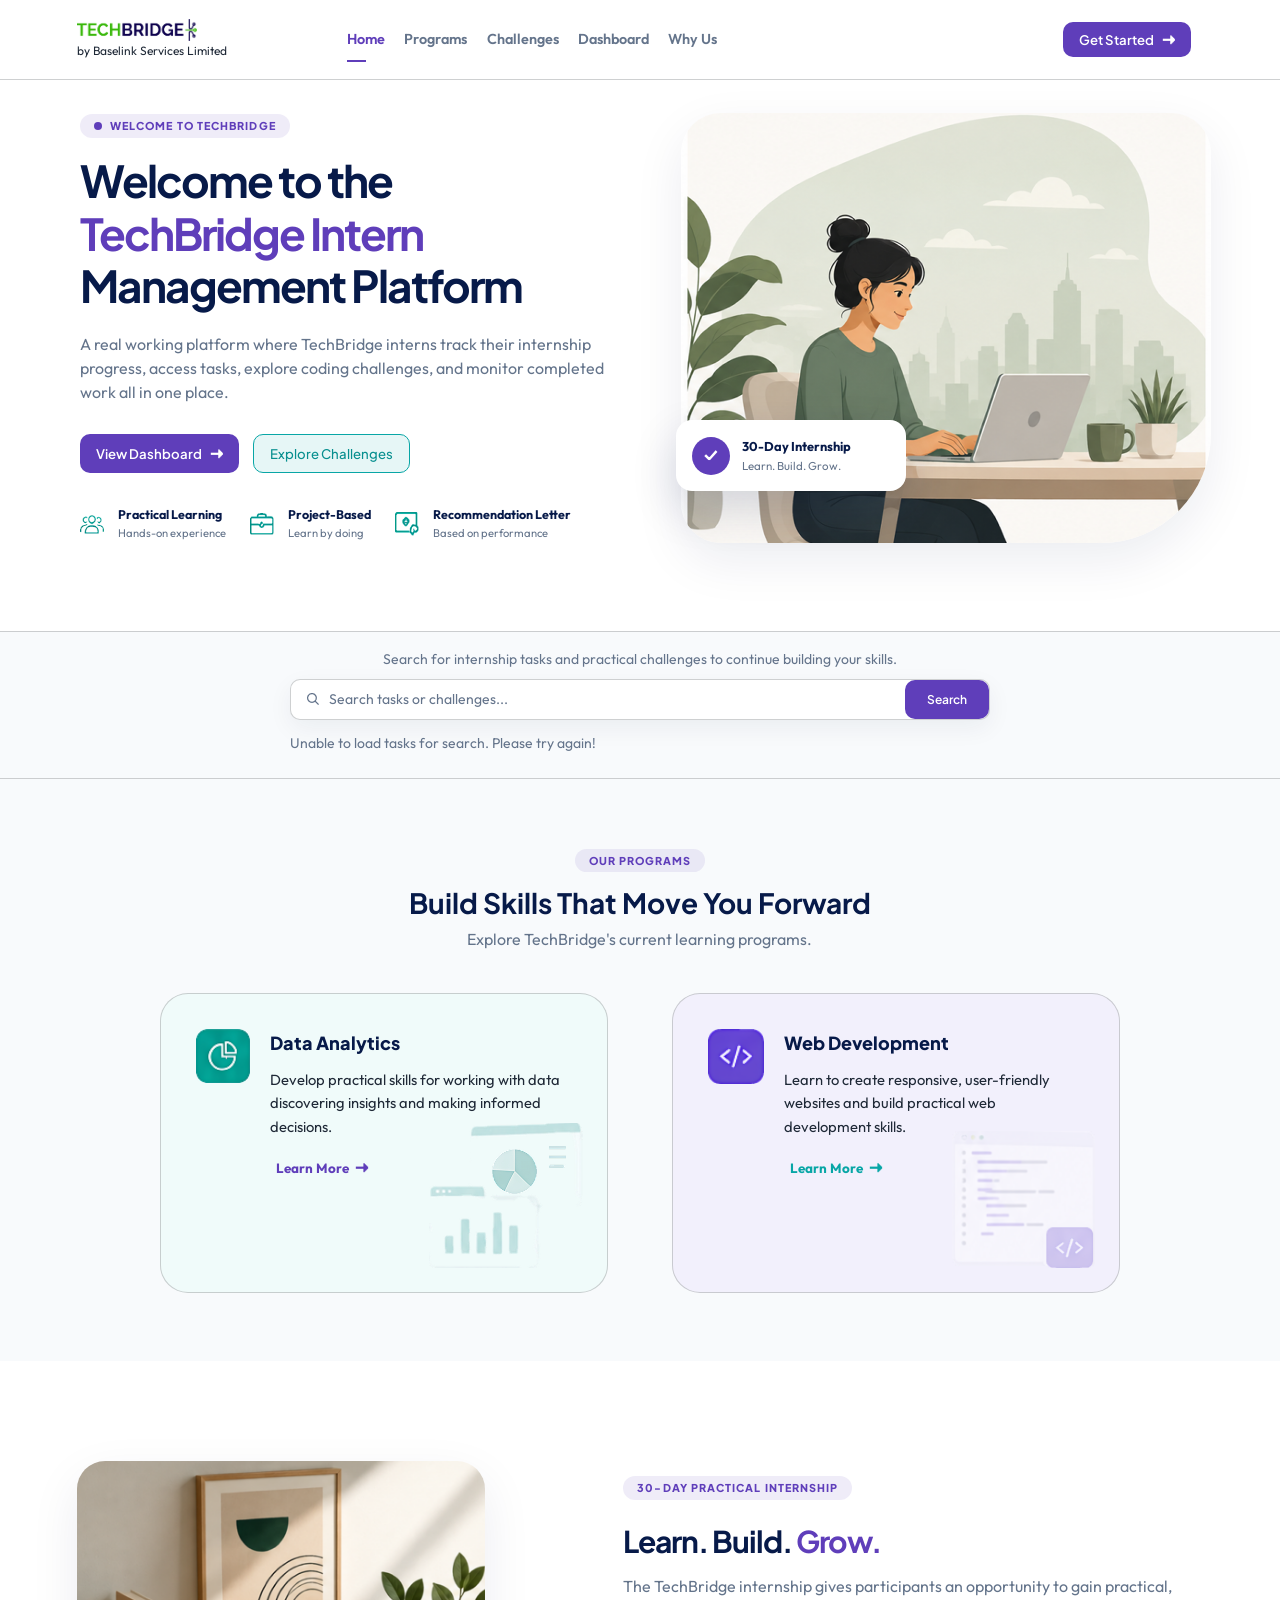
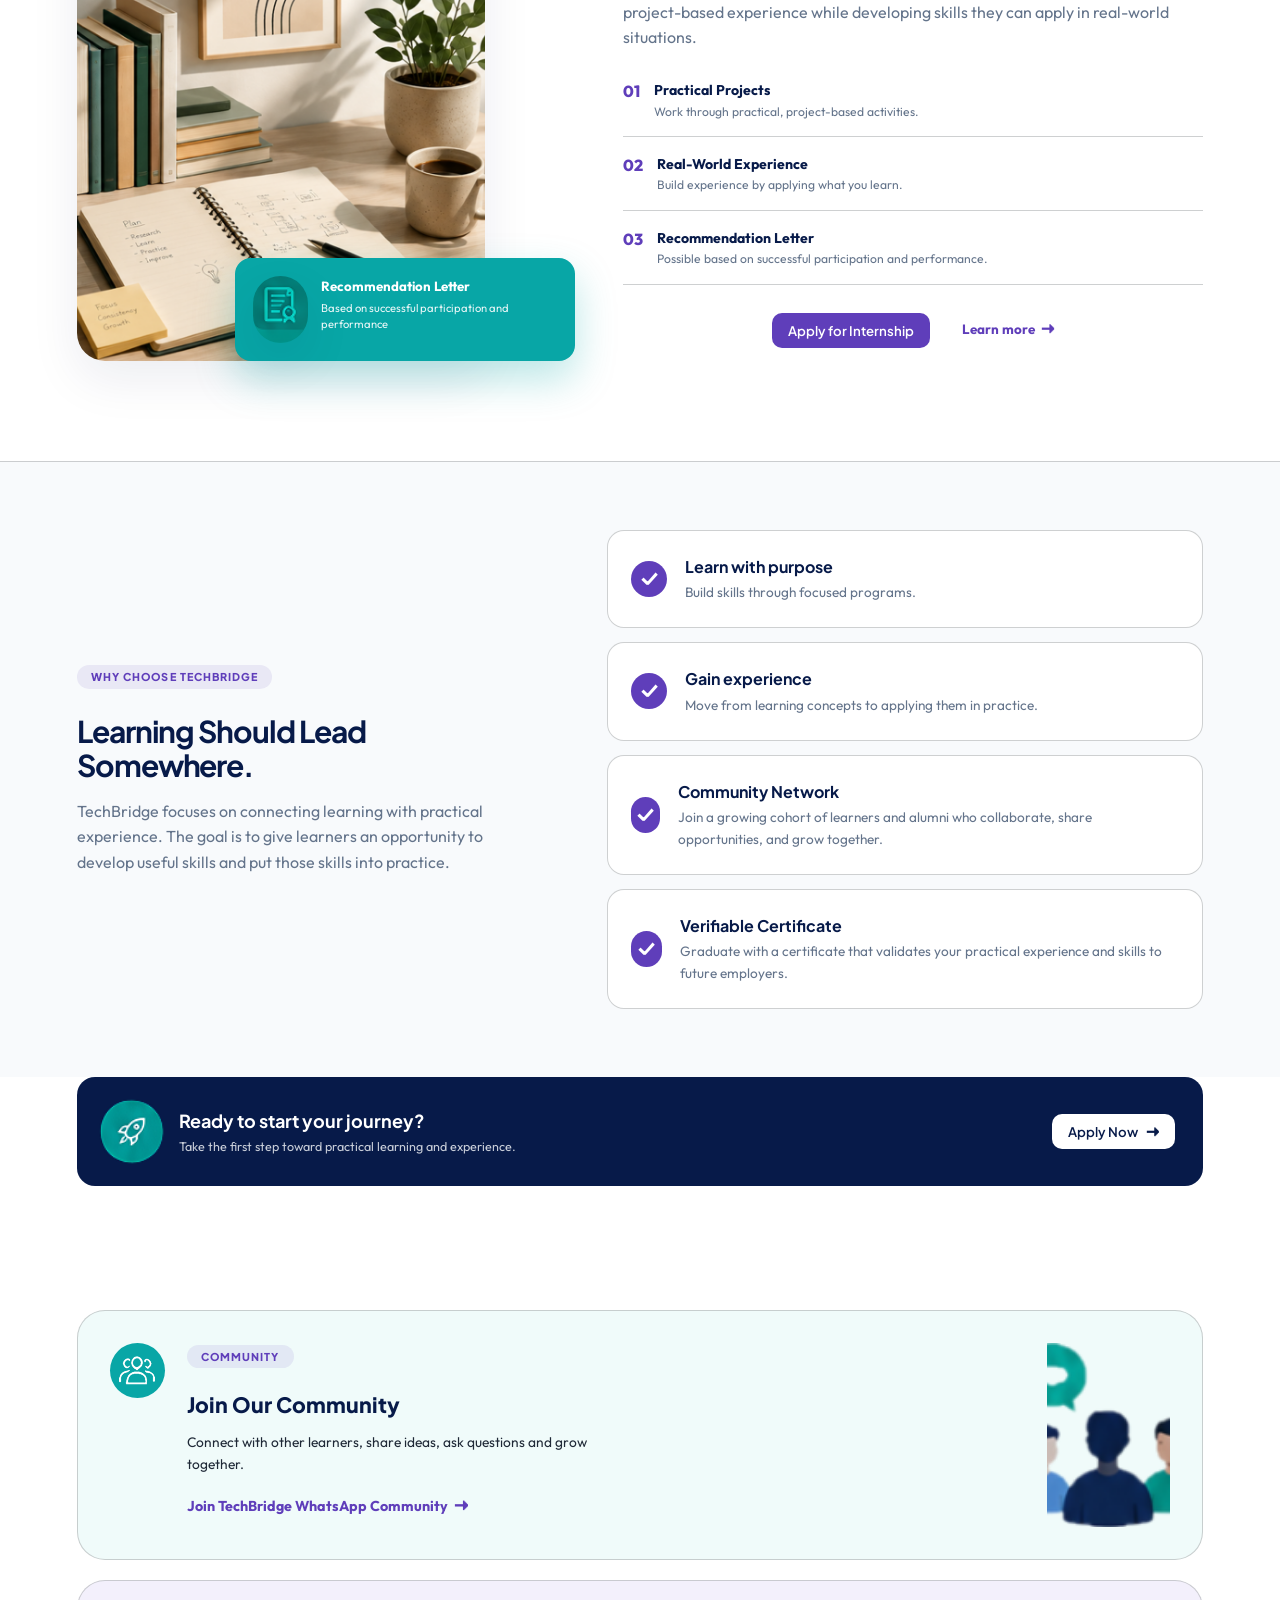
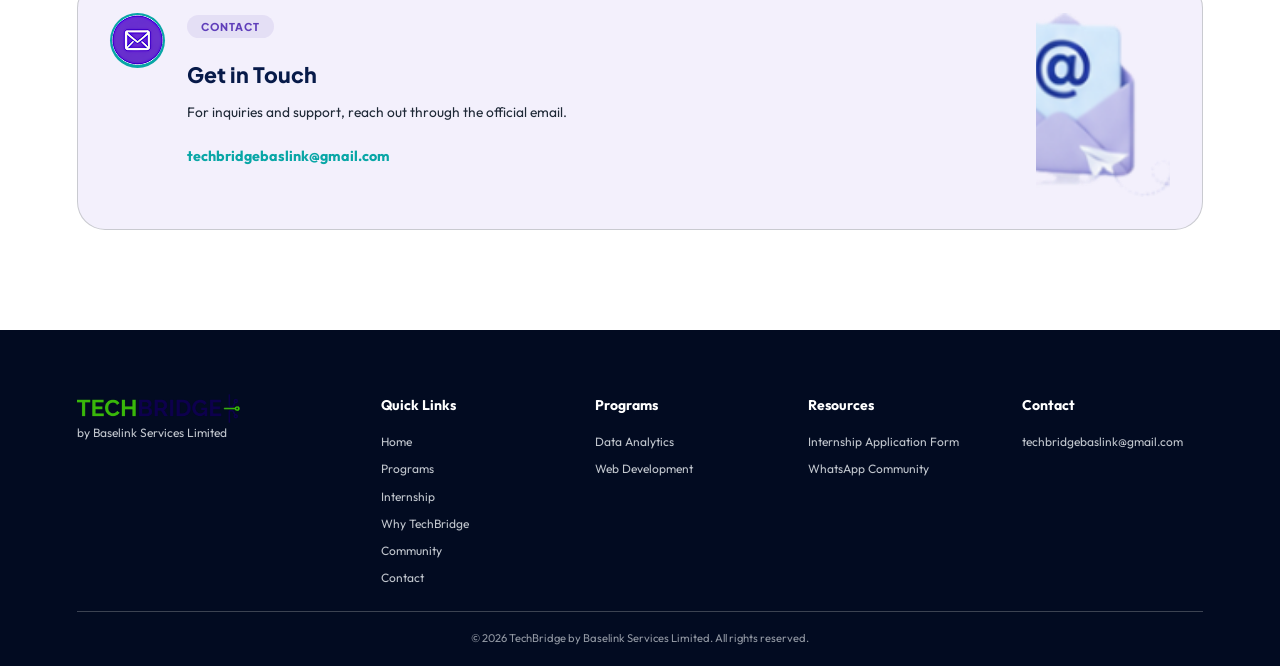
<file: frontend/index.html>
<!DOCTYPE html>
<html lang="en">
  <head>
    <meta charset="UTF-8">
    <meta name="viewport" content="width=device-width, initial-scale=1.0" >
    <meta name="description" content="TechBridge - Bridging Learning to Real-World Experience">
    <title>TechBridge | Bridging Learning to Real-World Experience</title>
    <script>
        if(localStorage.getItem("techbridge-theme") === "dark") {
            document.documentElement.classList.add("dark-mode");
        }
    </script>
    <link rel="stylesheet" href="./style.css">
    <link rel="shortcut icon" href="./img/techbridge-logo.png" type="image/x-icon">
  </head>

  <body>
    <div class="page_container">
      <!--  HEADER SECTION-->
      <header class="header_container">
        <div class="header container">
            <!-- Logo -->
            <a href="#home" class="brand_logo">
              <img
                src="./img/techbridge-logo.png"
                alt="TechBridge logo" class="logo"
              >
                <p>by Baselink Services Limited</p>
            </a>

            <div class="header_right">
              <!-- NAVIGATION LINKS AND APPLY BUTTON -->
              <div class="nav_container">
                <div class="navLinks_CTA">
                  <nav>
                    <a href="#home" class="active">  Home </a>
                    <a href="./html/programs.html"> Programs</a>
                    <a href="./html/challenges.html">  Challenges </a>
                    <a href="./html/dashboard.html">Dashboard </a>
                    <a href="#why"> Why Us</a>
                  </nav>

                    <!-- CTA BUTTON -->
                  <a 
                      href="https://docs.google.com/forms/d/e/1FAIpQLScoEhKAAUHw0lB2lzI5oT4x_VPQNSY2XE8Hv71q0XZ7IS_3bA/viewform"
                      target="_blank" 
                      rel="noopener noreferrer"
                      class="cta_button header_btn"
                  >
                    Get Started
                    <span>&#x1F806;</span>
                  </a>
                </div>
              </div>

              <!-- Theme and mobile toggle -->
              <div class="header_controls">
                <!-- Theme Toggle -->
                <button
                    type="button"
                    id="theme_toggle"
                    class="theme_toggle_btn"
                    aria-label="Toggle dark mode"
                    title="Toggle dark mode"
                >
                    <img src="./img/dark-mode-icon.png" alt="Dark mode" class="theme_icon moon_icon">

                    <img src="./img/light-mode-icon.png" alt="Light mode" class="theme_icon sun_icon">
                </button>

                  <!-- Mobile Menu Toggle -->
                <div class="toggle_sidebar">
                  <input type="checkbox" id="menu_toggle">
                  <!-- Label with images -->
                  <label for="menu_toggle" class="menu_btn">
                    <img src="./img/menu-icon.png" alt="Menu" class="menu_icon">
                    <img src="./img/icon-close.svg" alt="Close" class="close_icon">
                  </label>
                </div>
              </div>
            </div>
        </div>
      </header> 

      <!-- Sidebar overlay -->
      <label for="menu_toggle" class="mobile_overlay"></label>

      <!-- MAIN SECTION -->
      <main>
          <!-- Hero Section -->
        <section class="hero" id="home">
            <!-- Hero Content -->
            <div class="hero_content">
              <span class="tag">
                <i></i>
                WELCOME TO TECHBRIDGE
              </span>

              <h1>Welcome to the <br><span>TechBridge Intern</span> <br>Management Platform</h1>

              <p class="hero_text">
                A real working platform where TechBridge interns track their internship progress, access tasks, explore coding challenges, and monitor completed work all in one place.
              </p>

              <div class="hero_buttons">
                <a 
                  href="./html/dashboard.html" rel="noopener noreferrer"
                  class="cta_button hero_btn"
                >
                  View Dashboard
                  <span>&#x1F806;</span>
                </a>

                <a
                  href="./html/challenges.html"
                  class="btn_outline cta_button hero_btn"
                >
                  Explore Challenges
                </a>

              </div>

              <!-- Small Hero Features -->
              <div class="hero_features">
                <div class="mini_feature">
                  <img src="./img/user-icon.png" alt="Users" class="feature_icon" >

                  <div class="feature_content">
                    <strong>Practical Learning</strong>
                    <small>Hands-on experience</small>
                  </div>
                </div>

                <div class="mini_feature">
                  <img src="./img/expert-icon.png" alt="Project" class="feature_icon" >

                  <div class="feature_content">
                    <strong>Project-Based </strong>
                    <small>Learn by doing</small>
                  </div>
                </div>

                <div class="mini_feature">
                  <img src="./img/Recommendation-icon.png" alt="Recommendation" class="feature_icon" >

                  <div class="feature_content">
                    <strong>Recommendation Letter</strong>
                    <small>Based on performance </small>
                  </div>
                </div>
              </div>
            </div>

            <!-- Hero Image -->
            <div class="hero_visual">
              <img
                src="./img//Hero-illustration.png"
                alt="Learner working on a laptop"
              >

              <div class="floating-card">
                <span class="floating-icon">
                  &checkmark;
                </span>

                <div>
                  <strong>
                    30-Day Internship
                  </strong>

                  <small>
                    Learn. Build. Grow.
                  </small>
                </div>
              </div>
            </div>
        </section>

        <!-- SEARCH SECTION -->
        <section class="platform_search">
          <div class="platform_search_container container">
            <!-- <span class="section_badge">EXPLORE TECHBRIDGE </span>

            <h2>Find Tasks & Challenges</h2> -->
            <p>Search for internship tasks and practical challenges to continue building your skills. </p>

            <form class="platform_search_form" id="platform_search_form">
              <div class="search_input_wrapper">
                <span class="search_icon">
                  <img src="./img/search-icon.png" alt="Search">
                </span>

                <input
                  type="search"
                  id="platform_search_input"
                  placeholder="Search tasks or challenges..."
                  autocomplete="off"
                >

                <button type="submit" id="platform_search_btn">
                  Search
                </button>
              </div>
            </form>

            <!-- SEARCH RESULTS -->
            <div
              class="platform_search_results"
              id="platform_search_results"
              aria-live="polite"
            ></div>
          </div>
        </section>

        <!-- Program Section -->
        <section
          class="programs section-light"
          id="programs"
        >
          <div class="container">
            <div class="section_heading">
              <span class="tag">OUR PROGRAMS</span>

              <h2> Build Skills That Move You Forward </h2>

              <p> Explore TechBridge's current learning programs. </p>
            </div>


            <div class="program_grid">
              <!-- Data Analytics -->
              <article class="program_card analytics_card">
                <img src="./img/data-analytics-icon.png" alt="Data Analytics" class="program_icon">

                <div class="program_content">
                  <h3>Data Analytics </h3>

                  <p> Develop practical skills for working with data discovering insights and making informed decisions.</p>

                  <a
                    href="./html/programs.html"
                    class="text_link"
                  >
                    <span>Learn More</span>
                    <span>&#x1F806;</span>
                  </a>
                </div>

                <img src="./img/dataCode-icon.png" alt="Data Illustration" class="data_Illustration">
              </article>


              <!-- Web Development -->
              <article class="program_card web_card">

                <img src="./img/web-developement-icon.png" alt="Web Developer" class="program_icon">
                
                <div class="program_content">
                  <h3> Web Development </h3>

                  <p>Learn to create responsive, user-friendly websites and build practical web development skills.</p>

                  <a
                    href="./html/programs.html"
                    class="text_link"
                  >
                    <span>Learn More</span>
                    <span>&#x1F806;</span>
                  </a>
                </div>

                <img src="./img/webCode-icon.png" alt="Data Illustration" class="data_Illustration">
              </article>
            </div>
          </div>
        </section>

        <!-- Internship Section -->
        <section
          class="internship section"
          id="internship"
        >
          <div class="container internship_grid">

            <!-- Image -->
            <div class="internship_image">
              <img
                src="./img/Internship-img.png"
                alt="Learner studying and planning at a desk"
              >

              <!-- Recommendation Letter -->
              <div class="recommendation-badge">
                <div class="badge_icon">
                  <img src="./img/recommendation-iimg.png" alt="icon" >
                </div>

                <div>
                  <strong> Recommendation Letter </strong>

                  <small>Based on successful participation and performance </small>
                </div>
              </div>
            </div>


            <!-- Content -->
            <div class="internship_content">
              <span class="tag">
                30-DAY PRACTICAL INTERNSHIP
              </span>

              <h2 class="internship_h2">
                Learn. Build.
                <span>Grow.</span>
              </h2>

              <p>
                The TechBridge internship gives participants an
                opportunity to gain practical, project-based experience
                while developing skills they can apply in real-world
                situations.
              </p>

              <!-- Benefits -->
              <div class="benefits">
                <div class="benefit">
                  <span> 01</span>

                  <div>
                    <strong> Practical Projects </strong>

                    <small>  Work through practical, project-based activities.</small>
                  </div>
                </div>

                <div class="benefit">
                  <span> 02</span>
                  <div>
                    <strong> Real-World Experience</strong>
                    <small>Build experience by applying what you learn.</small>
                  </div>
                </div>

                <div class="benefit">
                  <span> 03</span>

                  <div>
                    <strong> Recommendation Letter</strong>
                    <small>Possible based on successful participation and performance.</small>
                  </div>
                </div>
              </div>

              <div class="internship_actions">
                <a
                  href="https://docs.google.com/forms/d/e/1FAIpQLScoEhKAAUHw0lB2lzI5oT4x_VPQNSY2XE8Hv71q0XZ7IS_3bA/viewform" target="_blank" rel="noopener noreferrer"
                  class="cta_button"
                >
                  Apply for Internship
                </a>

                <a href="./html/internship.html" class="text_link">
                  Learn more 
                  <span>&#x1F806;</span>
                </a>
              </div>

            </div>

          </div>

        </section>

        <!--  WHY TECHBRIDGE -->
        <section
          class="why section-light"
          id="why"
        >
          <div class="container why_grid">
            <div>
              <span class="tag"> WHY CHOOSE TECHBRIDGE</span>

              <h2 class="why_h2">  Learning Should Lead Somewhere.</h2>

              <p class="why_p">
                TechBridge focuses on connecting learning with practical
                experience. The goal is to give learners an opportunity
                to develop useful skills and put those skills into practice.
              </p>
            </div>


            <div class="why_points">

              <div class="why_point">
                <span> &checkmark; </span>

                <div>
                  <h3> Learn with purpose</h3>
                  <p> Build skills through focused programs. </p>
                </div>
              </div>

              <!-- <div class="why_point">
                <span> &checkmark; </span>
                <div>
                  <h3> Practice what you learn </h3>
                  <p> Use practical activities and projects to reinforce your learning. </p>
                </div>
              </div> -->

              <div class="why_point">
              <span> &checkmark; </span>
                <div>
                  <h3> Gain experience</h3>
                  <p> Move from learning concepts to applying them in practice. </p>
                </div>
              </div>

              <div class="why_point">
                <span> &checkmark; </span>
                <div>
                  <h3> Community Network</h3>
                  <p> Join a growing cohort of learners and alumni who collaborate, share opportunities, and grow together. </p>
                </div>
              </div>

              <div class="why_point">
                <span> &checkmark; </span>
                <div>
                  <h3> Verifiable Certificate</h3>
                  <p> Graduate with a certificate that validates your practical experience and skills to future employers. </p>
                </div>
              </div>
            </div>
          </div>
        </section>

        <!--  APPLICATION CTA -->
        <section class="cta_section">
          <div class="container cta_box">
            <div class="cta_icon"> 
              <img src="./img/ready-icon.png" alt="Get Ready"> 
            </div>

            <div class="cta_copy">
              <h2> Ready to start your journey? </h2>
              <p> Take the first step toward practical learning  and experience. </p>
            </div>

            <a
              href="https://docs.google.com/forms/d/e/1FAIpQLScoEhKAAUHw0lB2lzI5oT4x_VPQNSY2XE8Hv71q0XZ7IS_3bA/viewform" target="_blank" rel="noopener noreferrer"
              class="btn_white cta_button"
            >
              Apply Now
              <span>&#x1F806;</span>
            </a>
          </div>
        </section>

        <!--  COMMUNITY + CONTACT -->
        <section
          class="contact_section section"
          id="community"
        >
          <div class="container contact_grid">
            <!-- Community -->
            <article class="info_card community_card">

              <div class="info_icon"> 
                <img src="./img/user-icon.png" alt="User">
              </div>

              <div>
                <span class="tag">  COMMUNITY</span>

                <h2> Join Our Community</h2>

                <p> Connect with other learners, share ideas, ask questions and grow together.  </p>

                <a
                  href="https://chat.whatsapp.com/FqpBvYS4oaK32cXDxc8JIS?utm_source=chatgpt.com"
                  target="_blank" rel="noopener noreferrer" 
                  class="text_link"
                >
                  Join TechBridge WhatsApp Community 
                  <span>&#x1F806;</span>
                </a>
              </div>

              <img src="./img/contact-illustration.png" alt="Illustration" class="Illustration">
            </article>


            <!-- Contact -->
            <article
              class="info_card email_card"
              id="contact"
            >
              <div class="info_icon">
                <img src="./img/mail-icon.png" alt="Mail">
              </div>

              <div>
                <span class="tag">  CONTACT </span>

                <h2>Get in Touch</h2>

                <p> For inquiries and support, reach out through the official email. </p>

                <a
                  href="mailto:techbridgebaslink@gmail.com"
                  class="email_link"
                >
                  techbridgebaslink@gmail.com
                </a>
              </div>

            <img src="./img/email-illustration.png" alt="Illustration" class="Illustration">
            </article>
          </div>
        </section>
      </main>

      <!-- FOOTER SECTION --> 
      <footer class="footer">
        <div class="container footer_grid">
          <!-- Brand -->
          <div class="footer_brand">
              <img
                src="./img//techbridge-logo.png"
                alt="TechBridge logo"
              >
              <p>by Baselink Services Limited</p>
            
            
          <!--  <p>  Bridging Learning to Real-World Experience</p> -->
          </div>
          
          <!-- Quick Links -->
          <div class="footer_column">
            <h3>  Quick Links </h3>

            <a href="#home"> Home </a>
            <a href="#programs">  Programs </a>
            <a href="#internship">  Internship </a>
            <a href="#why"> Why TechBridge</a>
            <a href="#community">   Community </a>
            <a href="#contact"> Contact </a>
          </div>

          <!-- Programs -->
          <div class="footer_column">
            <h3>  Programs</h3>
            <a href="#programs">  Data Analytics</a>
            <a href="#programs">  Web Development  </a>
          </div>

          <!-- Resources -->
          <div class="footer_column">
            <h3> Resources </h3>
            <a 
              href="https://docs.google.com/forms/d/e/1FAIpQLScoEhKAAUHw0lB2lzI5oT4x_VPQNSY2XE8Hv71q0XZ7IS_3bA/viewform" target="_blank" rel="noopener noreferrer"
            >
              Internship Application Form
            </a>

            <a 
              href="https://chat.whatsapp.com/FqpBvYS4oaK32cXDxc8JIS?utm_source=chatgpt.com" target="_blank" rel="noopener noreferrer"
            >
              WhatsApp Community
            </a>

          </div>

          <!-- Contact -->
          <div class="footer_column">
            <h3>Contact </h3>
            <a href="mailto:techbridgebaslink@gmail.com">  techbridgebaslink@gmail.com</a>
          </div>
          
        </div>

        <div class="container footer_bottom">
          <p>
            &copy; 2026 TechBridge by Baselink Services Limited.
            All rights reserved.
          </p>
        </div>
      </footer>
    </div>

    <!-- SEARCH RESULT MODAL -->
    <div class="search_modal" id="search_modal" aria-hidden="true">
      <div class="search_modal_overlay" data-close-modal></div>

      <div class="search_modal_content">
        <div class="modal_header_top">
          <span class="search_modal_type" id="search_modal_type"></span>

          <button
            type="button"
            class="modal_close"
            id="search_modal_close"
            aria-label="Close challenge details"
          >
            <img
                src="./img/icon-close.svg"
                alt="close"
            >
          </button>
        </div>

        <h2 id="search_modal_title"></h2>

        <p id="search_modal_description"></p>

        <div class="search_modal_details" id="search_modal_details"></div>
      </div>
    </div>

    <script src="./js/challenges.js"></script>
    <script src="./js/script.js"></script>
    <script src="./js/themeToggle.js"></script>
  </body>
</html>
</file>
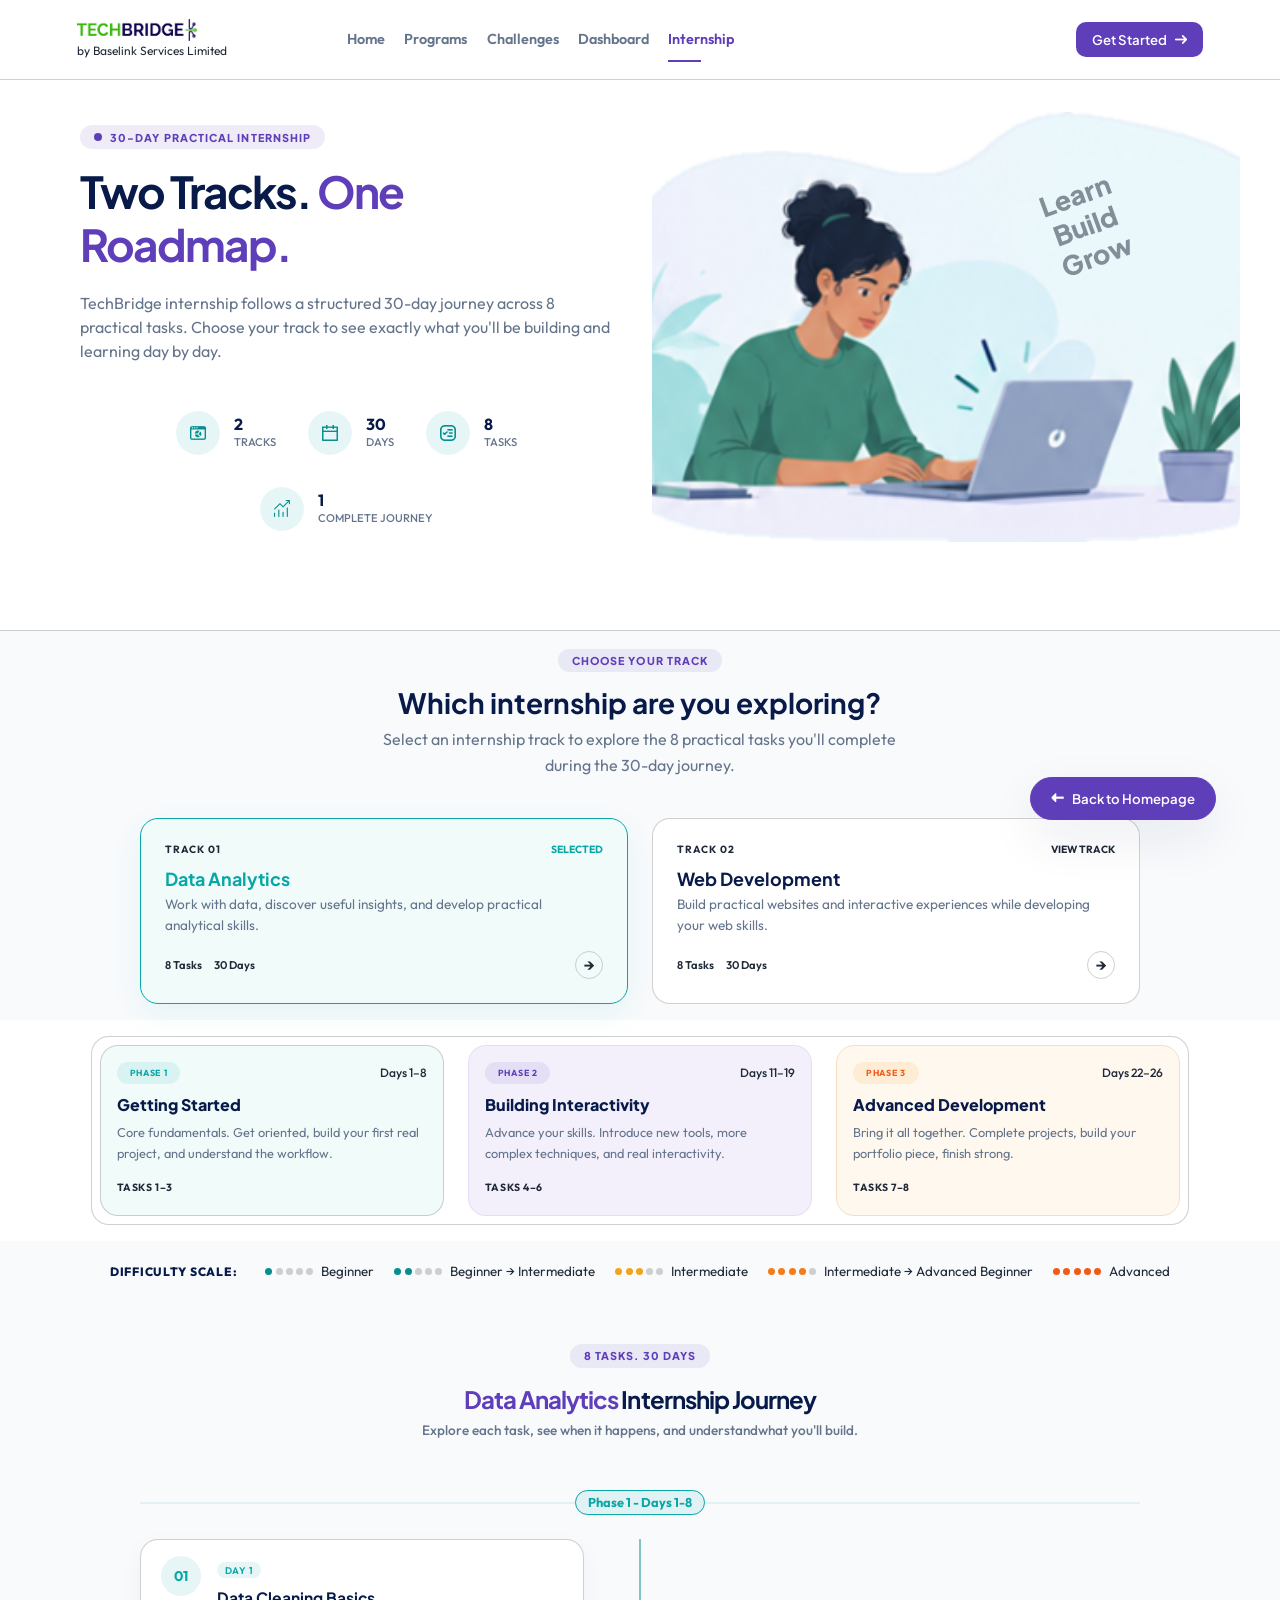
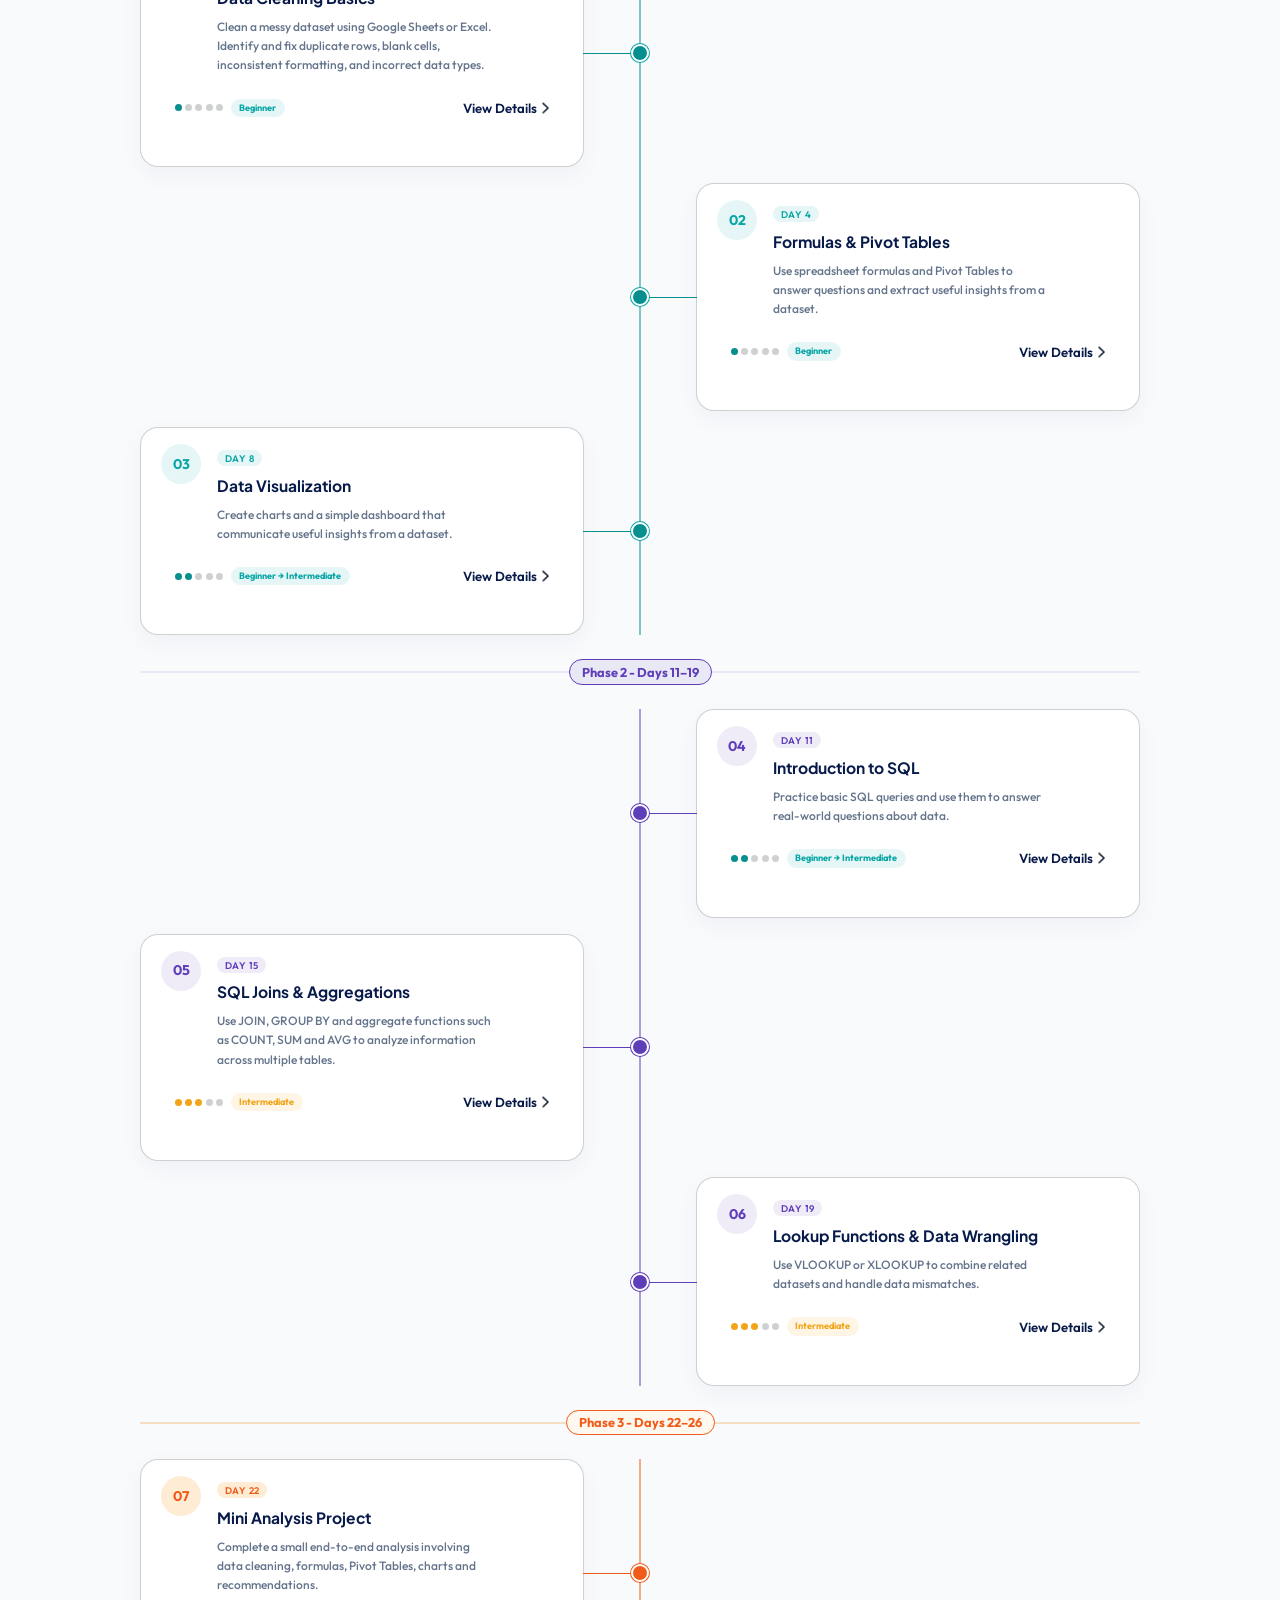
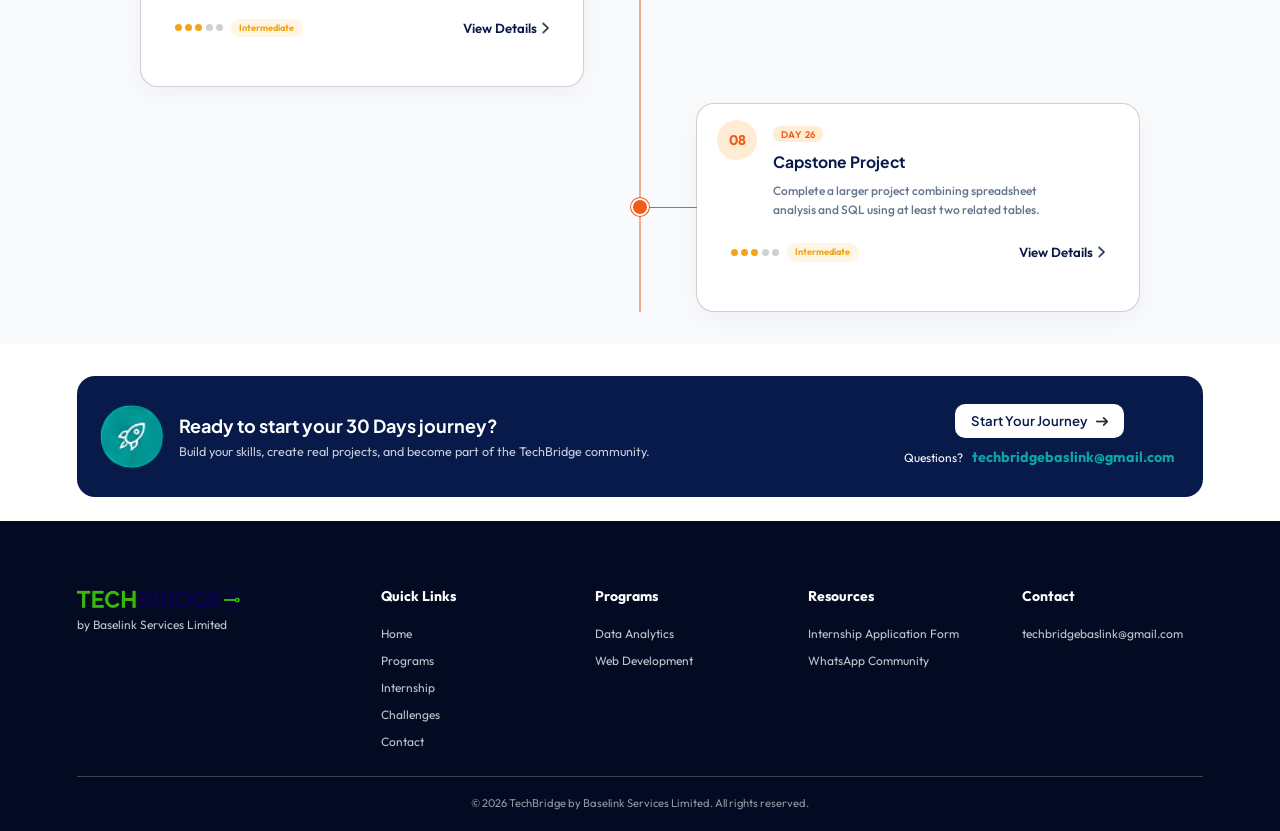
<file: frontend/html/internship.html>
<!DOCTYPE html>
<html lang="en">
  <head>
    <meta charset="UTF-8">
    <meta name="viewport" content="width=device-width, initial-scale=1.0">
    <title>Internship | TechBridge</title>
    <link rel="stylesheet" href="../style.css">
    <link rel="shortcut icon" href="../img/techbridge-logo.png" type="image/x-icon">
  </head>
  <body>
      <div class="internship_container">
          <!--  HEADER SECTION-->
          <header class="header_container">
          <div class="header container">
              <!-- Logo -->
              <a href="#home" class="brand_logo">
                  <img
                  src="../img/techbridge-logo.png"
                  alt="TechBridge logo" class="logo"
                  >
                  <p>by Baselink Services Limited</p>
              </a>

              <!-- Toggle button -->
              <div class="toggle_sidebar">
                  <input type="checkbox" id="menu_toggle">
                  <!-- Label with images -->
                  <label for="menu_toggle" class="menu_btn">
                      <img src="../img/menu-icon.png" alt="Menu" class="menu_icon">
                      <img src="../img/icon-close.svg" alt="Close" class="close_icon">
                  </label>
              </div>

              <!-- NAVIGATION LINKS AND APPLY BUTTON -->
              <div class="nav_container">
                  <div class="navLinks_CTA">
                  <nav>
                    <a href="../index.html">  Home </a>
                    <a href="../index.html#programs"> Programs</a>
                    <a href="../html/challenges.html"> Challenges </a>
                    <a href="../html/dashboard.html">Dashboard </a>
                    <a href="#home" class="active">  Internship </a>
                  </nav>

                  <!-- CTA BUTTON -->
                  <a 
                      href="https://docs.google.com/forms/d/e/1FAIpQLScoEhKAAUHw0lB2lzI5oT4x_VPQNSY2XE8Hv71q0XZ7IS_3bA/viewform"
                      target="_blank" 
                      rel="noopener noreferrer"
                      class="cta_button header_btn"
                  >
                      Get Started
                      <img src="../img/btn-arrow-icon.png" alt="Arrow">
                  </a>
                  </div>
              </div>
          </div>
          </header> 

          <!-- Sidebar overlay -->
          <label for="menu_toggle" class="mobile_overlay"></label>

          <!-- MAIN SECTION -->
          <main>
              <!-- HERO PAGE -->
              <section id="home" class="hero internship_hero">
                <div class="hero_content">
                  <span class="tag">
                    <i></i>
                    30-Day Practical Internship   
                  </span>

                  <h1> Two Tracks. <span>One Roadmap.</span></h1>

                  <p class="hero_text">
                      TechBridge internship follows a structured 30-day journey across 8 practical tasks. Choose your track to see exactly what you'll be building and learning day by day.
                  </p>

                  <div class="hero_features">
                    <div class="mini_feature">
                      <div class="feature_icon">
                        <img src="../img/tracks-icon.png" alt="Tracks" >
                      </div>

                      <div class="feature_content">
                        <strong>2</strong>
                        <small>Tracks</small>
                      </div>
                    </div>

                    <div class="mini_feature">
                      <div class="feature_icon">
                        <img src="../img/calendar-icon.png" alt="Calendar" >
                      </div>

                      <div class="feature_content">
                        <strong>30</strong>
                        <small>Days</small>
                      </div>
                    </div>

                    <div class="mini_feature">
                      <div class="feature_icon">
                        <img src="../img/task-icon.png" alt="Tasks" >
                      </div>

                      <div class="feature_content">
                        <strong>8</strong>
                        <small>Tasks</small>
                      </div>
                    </div>

                    <div class="mini_feature">
                      <div class="feature_icon">
                        <img src="../img/journey-icon.png" alt="Journey" >
                      </div>

                      <div class="feature_content">
                        <strong>1</strong>
                        <small>Complete Journey</small>
                      </div>
                    </div>
                  </div>
                </div>

                <div class="hero_visual">
                  <img src="../img/internship-hero-img.png" alt="TechBridge Intern working on a laptop" class="hero_img">

                  <div class="hero_badge">
                    <strong>Learn </strong>
                    <strong>Build</strong>
                    <strong>Grow</strong>
                  </div>
                </div>
              </section>

              <!-- TRACK SELECTION -->
              <section class="track_section section-light">
                <div class="section_heading container">
                  <span class="tag">CHOOSE YOUR TRACK</span>
                  <h2>Which internship are you exploring?</h2>
                  <p> Select an internship track to explore the 8 practical tasks you'll complete during the 30-day journey. </p>
                </div>

                <div class="track_cards container">
                  <!-- Data Analytics -->
                  <button class="track_card data_track active" data-track="dataAnalysis"
                  type="button">
                      <div class="track_card_top">
                          <span class="track_label">TRACK 01</span>
                          <span class="track_status">Selected</span>
                      </div>

                      <h3>Data Analytics</h3>

                      <p> Work with data, discover useful insights, and develop practical analytical skills. </p>

                      <div class="track_card_footer">
                        <span>8 Tasks</span>
                        <span>30 Days</span>
                        <span class="track_arrow">&RightArrow;</span>
                      </div>
                  </button>

                  <!-- Web Development -->
                  <button class="track_card web_track" data-track="webDevelopment" type="button">

                      <div class="track_card_top">
                          <span class="track_label">TRACK 02</span>
                          <span class="track_status">View Track</span>
                      </div>

                      <h3>Web Development</h3>

                      <p>
                          Build practical websites and interactive
                          experiences while developing your web skills.
                      </p>

                      <div class="track_card_footer">
                          <span>8 Tasks</span>
                          <span>30 Days</span>
                          <span class="track_arrow">→</span>
                      </div>

                  </button>
                </div>
              </section>

              <!-- SKILL PROGRESSION LEVEL-->
              <section class="journey_section">  
                <div class="phase_cards container">
                    <!-- Phase 1 -->
                    <article class="phase_card phase_one">
                      <div class="phase_top">
                        <span class="phase_label">PHASE 1</span>
                        <span class="phase_days">Days 1–8</span>
                      </div>

                      <h3>Getting Started</h3>
                      <p>Core fundamentals. Get oriented, build your first real project, and understand the workflow.</p>
                      <span class="phase_tasks">TASKS 1–3</span>
                    </article>

                    <!-- Phase 2 -->
                    <article class="phase_card phase_two">

                      <div class="phase_top">
                        <span class="phase_label">PHASE 2</span>
                        <span class="phase_days">Days 11–19</span>
                      </div>

                      <h3>Building Interactivity</h3>
                      <p>Advance your skills. Introduce new tools, more complex techniques, and real interactivity.</p>
                      <span class="phase_tasks">TASKS 4–6</span>
                    </article>

                    <!-- Phase 3 -->
                    <article class="phase_card phase_three">
                      <div class="phase_top">
                        <span class="phase_label">PHASE 3</span>
                        <span class="phase_days">Days 22–26</span>
                      </div>

                      <h3>Advanced Development</h3>
                      <p>Bring it all together. Complete projects, build your portfolio piece, finish strong.</p>
                      <span class="phase_tasks">TASKS 7–8</span>
                    </article>
                  </div>
              </section>

              <!-- TASK ROADMAP -->
              <section class="roadmap_section">
                <!-- TASK LEVEL SCALE -->
                <div class="difficulty_scale container">
                  <span class="difficulty_title">DIFFICULTY SCALE:</span>

                  <div class="difficulty_item">
                    <div class="difficulty_dots">
                      <span class="level_one"></span>
                      <span></span>
                      <span></span>
                      <span></span>
                      <span></span>
                    </div>
                    <small>Beginner</small>
                  </div>

                  <div class="difficulty_item">
                    <div class="difficulty_dots ">
                      <span class="level_two"></span>
                      <span class="level_two"></span>
                      <span></span>
                      <span></span>
                      <span></span>
                    </div>
                    <small>Beginner → Intermediate</small>
                  </div>

                  <div class="difficulty_item">
                    <div class="difficulty_dots ">
                      <span class="level_three"></span>
                      <span class="level_three"></span>
                      <span class="level_three"></span>
                      <span></span>
                      <span></span>
                    </div>
                    <small>Intermediate</small>
                  </div>

                  <div class="difficulty_item">
                    <div class="difficulty_dots">
                      <span class="level_four"></span>
                      <span class="level_four"></span>
                      <span class="level_four"></span>
                      <span class="level_four"></span>
                      <span></span>
                    </div>
                    <small>Intermediate → Advanced Beginner</small>
                  </div>

                  <div class="difficulty_item">
                    <div class="difficulty_dots">
                      <span class="level_five"></span>
                      <span class="level_five"></span>
                      <span class="level_five"></span>
                      <span class="level_five"></span>
                      <span class="level_five"></span>
                    </div>

                    <small>Advanced</small>
                  </div>
                </div>

                <div class="roadmap_header">
                  <span class="tag">8 TASKS. 30 DAYS</span>

                  <h2>
                      <span id="selected_track">
                          Data Analytics
                      </span>
                      Internship Journey
                  </h2>
                  <p>Explore each task, see when it happens, and understandwhat you'll build.</p>
                </div>

                <!-- Roadmap Timeline -->
                <div id="roadmap_container" ></div>
              </section>
                
                <!--  APPLICATION CTA -->
              <section class="cta_section">
                <div class="container cta_box">
                  <div class="cta_icon"> 
                    <img src="../img/ready-icon.png" alt="Get Ready"> 
                  </div>

                  <div class="cta_copy">
                    <h2> Ready to start your 30 Days journey? </h2>
                    <p> Build your skills, create real projects, and become part of the TechBridge community. </p>
                  </div>

                  <div class="intern_application_cta">
                    <a
                      href="https://docs.google.com/forms/d/e/1FAIpQLScoEhKAAUHw0lB2lzI5oT4x_VPQNSY2XE8Hv71q0XZ7IS_3bA/viewform" target="_blank" rel="noopener noreferrer"
                      class="btn_white cta_button"
                    >
                      Start Your Journey
                      <img src="../img/btn-arrow-icon.png" alt="Learn">
                    </a>

                    <p class="inquiry">
                      Questions? &nbsp;
                      <a
                        href="mailto:techbridgebaslink@gmail.com"
                        class="email_link"
                      >
                        techbridgebaslink@gmail.com
                      </a>
                    </p>
                  </div>
                </div>
              </section>

              <!-- BACK BUTTON -->
              <a 
                href="../index.html"
                class="cta_button navigate"
              >
                <span class="rotate">&#x1F806;</span>
                <span>Back to Homepage</span>
              </a>
          </main>

          <!-- FOOTER SECTION --> 
        <footer class="footer">
          <div class="container footer_grid">
            <!-- Brand -->
            <div class="footer_brand">
                <img
                  src="../img//techbridge-logo.png"
                  alt="TechBridge logo"
                >
                <p>by Baselink Services Limited</p>
              
              
            <!--  <p>  Bridging Learning to Real-World Experience</p> -->
            </div>
            
            <!-- Quick Links -->
            <div class="footer_column">
              <h3>  Quick Links </h3>

              <a href="../index.html">  Home </a>
              <a href="../index.html#programs"> Programs</a>
              <a href="#home">  Internship </a>
              <a href="../html/challenges.html"> Challenges </a>
              <a href="../index.html#contact">Contact </a>
            </div>

            <!-- Programs -->
            <div class="footer_column">
              <h3>  Programs</h3>
              <a href="../index.html#programs">  Data Analytics</a>
              <a href="../index.html#programs">  Web Development  </a>
            </div>

            <!-- Resources -->
            <div class="footer_column">
              <h3> Resources </h3>
              <a 
                href="https://docs.google.com/forms/d/e/1FAIpQLScoEhKAAUHw0lB2lzI5oT4x_VPQNSY2XE8Hv71q0XZ7IS_3bA/viewform" target="_blank" rel="noopener noreferrer"
              >
                Internship Application Form
              </a>

              <a 
                href="https://chat.whatsapp.com/FqpBvYS4oaK32cXDxc8JIS?utm_source=chatgpt.com" target="_blank" rel="noopener noreferrer"
              >
                WhatsApp Community
              </a>

            </div>

            <!-- Contact -->
            <div class="footer_column">
              <h3>Contact </h3>
              <a href="mailto:techbridgebaslink@gmail.com">  techbridgebaslink@gmail.com</a>
            </div>
            
          </div>

          <div class="container footer_bottom">
            <p>
              &copy; 2026 TechBridge by Baselink Services Limited.
              All rights reserved.
            </p>
          </div>
        </footer>
      </div>

      <script src="../js/internship.js"></script>
  </body>
</html>
</file>
<file: frontend/style.css>
@import url('https://fonts.googleapis.com/css2?family=Outfit:wght@100..900&family=Plus+Jakarta+Sans:ital,wght@0,200..800;1,200..800&display=swap');


/* LIGHT MODE VARIABLES */
:root {
  /* Brand */
  --secondary: #08A6A6;
  --secondary-hover: #078F8F;
  --primary: #5f3eba;
  --primary-hover: #273b6e ; 


  /* Background */
  --bg: #FFFFFF;
  --bg-soft: #F8FAFC;
  --program-hero-bg: #f5fbfd;

  --surface: #FFFFFF;
  --surface-2: #F1F5F9;

   /* Soft brand colors */
    --primary-soft: #F0EBFF;
    --secondary-soft: #E6F8F8;

  /* Opacity */
  --primary-opacity: rgba(95, 62, 186, 0.099);
  --secondary-opacity: rgba(8, 166, 166, 0.099);


  /* Text */
  --text: #071A49;
  --text-2: #1F2937;
  --muted: #64748B;


  /* Border */
  --border: rgba(171, 173, 175, 0.575);


  /* Program cards */
  --data-bg: #f0fbfa;
  --web-bg: #f1eefcd8;

  /* Font */
  --font-jarkata: "Plus Jakarta Sans", sans-serif;


  /* Dark sections */
  --dark: #071A49;
  --dark-2: #020B21;

  /* Roadmaps color */
  --phase-3: rgb(241, 91, 25);
  --phase-3-bg: rgb(255, 248, 239);
  --phase-3-border: rgb(244, 223, 195);
  --phase-3-label-bg: rgb(255, 236, 212);


  /* Other */

  --shadow:
    0 18px 50px rgba(7, 26, 73, 0.08);

  --radius-lg: 28px;
  --radius-md: 18px;
  --radius-sm: 10px;

  --container: 85rem;

  --transition: 0.4s ease-in-out;
}

html.dark-mode {
    /* Brand */
    --secondary: #19B8B5;
    --secondary-hover: #3AC8C5;

    --primary: #8B6ED8;
    --primary-hover: #A58DE5;

    /* Background */
    --bg: #17151D;
    --bg-soft: #1E1B25;
    --program-hero-bg: #211E2A;

    /* Surfaces */
    --surface: #25212D;
    --surface-2: #302B39;

    /* Soft brand backgrounds */
    --primary-opacity: rgba(139, 110, 216, 0.14);
    --secondary-opacity: rgba(25, 184, 181, 0.12);

    --primary-soft: #302746;
    --secondary-soft: #193938;

    /* Text */
    --text: #F5F3F7;
    --text-2: #D5D0DA;
    --muted: #A7A0AF;

    /* Border */
    --border: #3A3543;

    /* Program cards */
    --data-bg: #193332;
    --web-bg: #302746;

    /* Dark sections */
    --dark: #100E14;
    --dark-2: #0B0A0E;

    /* Roadmap */
    --phase-3: #F28A4B;
    --phase-3-bg: #33271F;
    --phase-3-border: #514032;
    --phase-3-label-bg: #443124;

    /* Shadow */
    --shadow:
        0 18px 50px rgba(0, 0, 0, 0.28);
}



/* General Style */
* {
  box-sizing: border-box;
  margin: 0;
  padding: 0;
}

html {
  scroll-behavior: smooth;
  transition: background-color 0.8s ease, color 0.8s ease;
}

body {
  font-family: "Outfit", sans-serif;
  background-color: var(--bg);
  color: var(--text-2);
  line-height: 1.6;
  overflow-x: hidden;
  min-width: 20rem;
  height: 100%;
}

a {
  color: inherit;
  text-decoration: none;
}


img {
  display: block;
  max-width: 100%;
  height: auto;
  object-fit: cover;
}

.container {
  width: 88%;
  margin-inline: auto;
}

.section {
    padding: 6.25rem 0;
}

.section-light {
  padding: 4.25rem 0;
  background-color: var(--bg-soft);
  border-top: 1px solid var(--border);
}

.page_container,
.program_container {
  position: relative;
}

/* Header Style */
.header_container {
  width: 100%;
  position: fixed;
  top: 0;
  left: 0;
  background: var(--bg);
  z-index: 700;
  border-bottom: 1px solid var(--border);
}

.header {
  display: grid;
  grid-template-columns: 30% 70%;
  align-items: center;
  justify-content: space-between; 
  margin: 0 auto;
}

.brand_logo .logo{
  width: 120px;
}

.brand_logo p {
  color: var(--color-text-secondary);
  font-size: 0.75rem;
}

.brand_logo img {
  width: 25%;
  height: auto;
}

.header_right {
  display: flex;
  align-items: center;
  justify-content: space-between;
  gap: 0.75rem;
}

.nav_container {
  width: 100%;
}

.navLinks_CTA {
  display: flex;
  align-items: center;
  justify-content: space-between;
}

.navLinks_CTA nav {
  display: flex;
  align-items: center;
  justify-content: center;
  gap: 1.75rem;
}

.navLinks_CTA nav a {
  position: relative;
  color: var(--muted);
  font-size: 0.9rem;
  font-weight: 600;
  padding: 1.75rem 0;
  transition: all var(--transition);
}

.navLinks_CTA nav a:hover,
.navLinks_CTA nav a.active {
  color: var(--primary);
}

.navLinks_CTA nav a.active::after,
.navLinks_CTA nav a:hover::after {
  content: '';
  position: absolute;
  bottom: 17px;
  left: 0;
  width: 50%;
  height: 2px;
  background: var(--primary);
}

/* Mobile sidebar */
.toggle_sidebar,
.sun_icon  {
  display: none;
}

/* theme switch style */
.header_controls {
  display: flex;
  align-items: center;
  gap: 0.75rem;
}

.theme_toggle_btn {
  width: 32px;
  height: 32px;
  display: none;
  align-items: center;
  justify-content: center;
  border: 1px solid var(--border);
  border-radius: var(--radius-lg);
  background: var(--bg-soft);
  cursor: pointer;
  transition: var(--transition);
}

.theme_toggle_btn:hover {
  background: var(--surface-2);
}

.theme_icon {
  width: 14px;
  height: 14px;
  object-fit: contain;
}

/* CTA Button Style */
.cta_button,
#cta_button {
  background-color: var(--primary);
  color: var(--bg);
  padding: 0.425rem 1rem;  
  border-radius: var(--radius-sm);
  font-weight: 600;
  font-size: 0.825rem !important;
  font-family: var(--font-jarkata);
  text-decoration: none;
  display: inline-flex;
  align-items: center;
  justify-content: center;
  gap: 0.5rem;
  border: none;
  white-space: nowrap;
  cursor: pointer;
  transition: background-color var(--transition);
}

.cta_button:hover,
#cta_button:hover {
  background-color: var(--primary-hover);
}

/* Hero Page Style */
.hero {
  position: relative;
  overflow: hidden;
  padding: 7rem 2.5rem 5.5rem 5rem;
  background: var(--bg);
  display: grid;
  grid-template-columns: 0.95fr 1.05fr;
  align-items: center;
  gap: 2.5rem;
}

.tag,
.task_status {
  display: inline-flex;
  align-items: center;
  gap: 0.5rem;
  font-size: 0.675rem;
  font-weight: 800;
  text-transform: uppercase;
  letter-spacing: 0.1em;
  background-color: var(--primary-opacity);
  color: var(--primary);
  padding: 0.2rem 0.875rem;
  border-radius: var(--radius-lg);
  margin-bottom: 1rem;
  font-family: var(--font-jarkata);
}

.tag i,
.program_levels i,
.task_status i {
  width: 0.5rem;
  height: 0.5rem;
  border-radius: 50%;
  background: var(--primary);
}

.hero h1 {
  max-width: 36rem;
  margin-bottom: 1.25rem;
  font-family: var(--font-jarkata);
  color: var(--text);
  font-size: 2.75rem;
  line-height: 1.2;
  letter-spacing: -0.045em;
}

.hero h1 span {
   color: var(--primary);
}

.hero_text {
  max-width: 35rem;
  color: var(--muted);
  font-size: 1rem;
  line-height: 1.5;
  margin-top: 1rem;
}

.hero_buttons {
  display: flex;
  flex-wrap: wrap;
  gap: 0.875rem;
  margin-top: 1.875rem;
}

.hero_btn {
   padding: 0.5rem 1rem;  
}

.btn_outline {
  background: transparent;
  color: var(--text);
  border: 1px solid var(--primary);
  transition: all var(--transition);
  cursor: pointer;
}

.btn_outline:hover {
  background: var(--primary-hover);
  color: var(--bg);
  border-color: var(--primary-hover);
}

.hero_content .btn_outline {
  color: var(--secondary-hover);
  background-color: var(--secondary-opacity);
  border-color: var(--secondary);
  font-weight: 500;
}


/* Hero mini features */
.hero_features,
.program_features {
  display: flex;
  align-items: center;
  justify-content: center;
  flex-wrap: wrap;
  gap: 1.5rem;
  margin-top: 2rem;
  width: fit-content;
}

.mini_feature,
.program_mini_feature {
  display: flex;
  align-items: center;
  gap: 0.875rem;
}

.feature_content,
.program_feature_content {
  display: flex;
  flex-direction: column;
}

.feature_icon {
  width: 24px;
}

.mini_feature strong {
  color: var(--text);
  font-size: 0.78rem;
}

.mini_feature small {
  color: var(--muted);
  font-size: 0.7rem;
}

.hero_visual {
  position: relative;
  min-height: 400px;
  display: grid;
  place-items: center;
  background-color: transparent;
}

.hero_visual img {
  position: relative;
  z-index: 2;
  width:  90%;
  height: 430px;
  object-fit: cover;
  object-position: center;
  border-radius: 40px 40px 110px 40px;
  box-shadow: var(--shadow);
  background: transparent;
}

.floating-card {
  position: absolute;
  z-index: 3;
  left: 4%;
  bottom: 12%;
  display: flex;
  align-items: center;
  gap: 0.75rem;
  width: 230px;
  padding: 1rem;
  border-radius: 1rem;
  background: var(--bg);
  box-shadow: 0 18px 45px rgba(7, 26, 73, 0.16);
}

.floating-icon {
  width: 38px;
  height: 38px;
  border-radius: 50%;
  display: grid;
  place-items: center;
  background: var(--primary);
  color: var(--bg);
  font-weight: 800;
}

.floating-card strong,
.floating-card small {
  display: block;
}

.floating-card strong {
  color: var(--text);
  font-size: 0.8rem;
}

.floating-card small {
  color: var(--muted);
  font-size: 0.72rem;
}

/* Sections Style */
.section_heading {
  text-align: center;
  margin: 0 auto 2.5rem;
}

.section_heading h2 {
  color: var(--text);
  font-size: 1.75rem;
  line-height: 1.1;
  font-family: var(--font-jarkata);
}

.program_h2,
.why h2,
.internship_h2 {
  margin-top: 0.565rem;
  font-family: var(--font-jarkata);
  color: var(--text);
  font-size: 1.875rem;
  line-height: 1.15;
  letter-spacing: -0.035em;
}

.section_heading p {
  max-width: 560px;
  margin: 0.5rem auto 0;
  color: var(--muted);
}


/* Program section style */
.program_grid {
  display: grid;
  grid-template-columns: repeat(2, 1fr);
  gap: 4rem;
  margin: 0 auto;
}

.page_container .program_grid {
  max-width: 60rem; 
}

.program_card {
  position: relative;
  min-height: 300px;
  overflow: hidden;
  display: flex;
  gap: 1.25rem;
  padding: 2.2rem;
  border-radius: var(--radius-lg);
  border: 1px solid var(--border);
  transition:
    transform var(--transition),
    box-shadow var(--transition);
}

.program_card:hover {
  transform: translateY(-5px);
  box-shadow: var(--shadow);
}

.analytics_card {
  background: var(--data-bg);
}

.web_card {
  background: var(--web-bg);
}

.program_icon {
  width: 30%;
  height: fit-content;
}

.program_content {
  position: relative;
  z-index: 2;
}

.program_content h3 {
  color: var(--text);
  font-family: var(--font-jarkata);
  font-size: 1.125rem;
  font-weight: 800;
}

.program_content p {
  margin: 0.625rem 0 1.25rem;
  color: var(--text-2);
  font-size: 0.92rem;
}

.data_Illustration {
  position: absolute;
  right: 1.5rem;
  bottom: 1.5rem;
}

.web_card .data_Illustration {
  opacity: 0.5;
  width: 32%;
}

/* Text links */
.text_link {
  color: var(--primary);
  font-weight: 700;
  font-size: 0.84rem;
  display: flex;
  align-items: center;
  width: fit-content;
}

.text_link:hover, 
.email_link:hover{
  text-decoration: underline;
}

.web_card .text_link{
  color: var(--secondary);
}

.text_link span {
  margin-left: 0.375rem;
  transition: margin var(--transition);
}

.text_link:hover span {
  margin-left: 0.625rem;
}

/* INTERNSHIP SECTION STYLE */
.internship_grid {
  display: grid;
  grid-template-columns: 0.9fr 1.1fr;
  align-items: center;
  gap: 4.5rem;
}

.internship_image {
  position: relative;
}

.internship_image img {
  width: 86%;
  height: 500px;
  object-fit: cover;
  border-radius: var(--radius-lg);
  box-shadow: var(--shadow);
}


/* Recommendation badge */
.recommendation-badge {
  position: absolute;
  right: -1.5rem;
  bottom: 0;
  width:  min(340px, 90%);
  display: flex;
  gap: 0.8rem;
  padding: 1.1rem;
  border-radius: 1rem;
  background: var(--secondary);
  color: var(--bg);
  box-shadow:0 18px 40px rgba(8, 166, 166, 0.28);
}

.badge_icon img{
  width: 60px;
  height: auto;
}

.recommendation-badge strong,
.recommendation-badge small {
  display: block;
}

.recommendation-badge strong {
  font-size: 0.83rem;
}

.recommendation-badge small {
  margin-top: 3px;
  font-size: 0.7rem;
  line-height: 1.45;
  opacity: 0.9;
}


/* Internship content */
.internship_content h2 {
  font-family: var(--font-jarkata);
  color: var(--text);
  line-height: 1.12;
  letter-spacing: -0.035em;
}

.internship_content h2 span {
  color: var(--primary);
}

.internship_content p {
  max-width: 610px;
  margin: 1rem 0 1.75rem;
  color: var(--muted);
}

/* Benefits */
.benefits {
  display: grid;
  gap: 1rem;
}

.benefit {
  display: flex;
  gap: 0.875rem;
  padding-bottom: 15px;
  border-bottom: 1px solid var(--border);
}

.benefit span {
  color: var(--primary);
  font-size: 1rem;
  font-weight: 800;
}

.benefit strong,
.benefit small {
  display: block;
}

.benefit strong {
  color: var(--text);
  font-size: 0.88rem;
}

.benefit small {
  color: var(--muted);
  font-size: 0.76rem;
}

.internship_actions {
  display: flex;
  flex-wrap: wrap;
  justify-content: center;
  gap: 2rem;
  margin-top: 1.75rem;
}

.internship_actions .text_link:hover span {
  margin-left: 0.375rem;
}


   /* WHY TECHBRIDGE STYLE */
.why_grid {
  display: grid;
  grid-template-columns: 0.85fr 1.15fr;
  gap: 5.625rem;
  align-items: center;
}

.why h2 {
  margin-bottom: 1rem;
}

.why  .container 
div:first-child p {
  max-width: 530px;
  color: var(--muted);
}

.why_points {
  display: grid;
  gap: 14px;
}

.why_point {
  display: flex;
  align-items: center;
  gap: 18px;
  padding: 23px;
  border: 1px solid var(--border);
  border-radius: 17px;
  background: var(--bg);
}

.why_point  span {
  background-color: var(--primary);
  color: var(--bg);
  font-weight: 800;
  font-size: 1.25rem;
  height: 2.25rem;
  width: 2.25rem;
  display: flex;
  align-items: center;
  justify-content: center;
  border-radius:var(--radius-lg);
}

.why_point h3 {
  color: var(--text);
  font-family: var(--font-jarkata);
  font-size: 1rem;
}

.why_point p {
  margin-top: 3px;
  color: var(--muted);
  font-size: 0.85rem;
}

/*  APPLICATION  CTA */
.cta_section {
  padding: 0 0 1.5rem;
}

.cta_box {
  position: relative;
  overflow: hidden;
  display: flex;
  align-items: center;
  justify-content: center;
  gap: 1.3rem;
  padding: 1.75rem;
  border-radius: var(--radius-md);
  background: var(--dark);
  color: var(--bg);
}

.cta_icon {
  scale: 1.2;
}

.cta_copy {
  flex: 1;
}

.cta_copy h2 {
  color: var(--bg);
  font-family: var(--font-jarkata);
  font-size: 1.125rem;
}

.cta_copy p,
.btn_container .text {
  color: var(--bg-soft);
  opacity: 0.8;
  font-size: 0.785rem;
}

 .btn_white {
  background: var(--bg) ;
  color: var(--dark);
  font: 0.875rem;
}

.btn_white img {
  filter: invert(10%) brightness(20%);
}

.btn_white:hover {
  background-color: var(--surface-2);
  color: var(--dark);
}

/*    COMMUNITY + CONTACT style */
.contact_grid {
  display: grid;
  grid-template-columns: repeat(2, 1fr);
  gap: 1.25rem;
  align-items: stretch;
}

.info_card {
  min-height: 250px;
  display: flex;
  gap: 1.375rem;
  padding: 2rem;
  border-radius: var(--radius-lg);
  border: 1px solid var(--border);
}

.community_card {
  background: var(--data-bg);
}

.email_card {
  background: var(--web-bg);
}

.info_icon {
  flex: 0 0 55px;
  width: 55px;
  height: 55px;
  display: grid;
  place-items: center;
  border-radius: 50%;
  background: var(--secondary);
  font-size: 1.25rem;
}

.community_card  .info_icon img {
   filter: invert(100%) sepia(100%) saturate(0%) hue-rotate(180deg) brightness(200%);
}

.email_card .info_icon {
  background: var(--secondary);
}

.info_card h2 {
  margin-top: 4px;
  font-family: var(--font-jarkata);
  color: var(--text);
  font-size: 1.325rem;
  font-weight: 800;
}

.info_card p {
  max-width: 430px;
  margin: 9px 0 20px;
  color: var(--text-2);
  font-size: 0.86rem;
}
.info_card .text_link {
  font-size: 0.895rem;
}

.email_link {
  color: var(--secondary);
  font-weight: 700;
  font-size: 0.895rem;
  word-break: break-word;
}

  /*  FOOTER */
.footer {
  padding-top: 4rem;
  background: var(--dark-2);
  color: var(--bg);
}

.footer_content {
  display: flex;
  justify-content: space-between;
  padding-bottom: 2.8rem;

}

.footer_brand img {
  width: 60%;
}

.footer_brand p {
  width: fit-content;
  font-size: 0.75rem;
  color: var(--surface-2);
  opacity: 0.8;
}

.footer_grid {
  display: grid;
  grid-template-columns: 1.5fr repeat(4, 1fr);
  gap: 2rem;
  padding-bottom: 1.5rem;
}

.footer_column {
  display: flex;
  flex-direction: column;
  align-items: flex-start;
  gap: 0.5rem;
}

.footer_column h3 {
  margin-bottom: 0.5rem;
  font-size: 0.875rem;
}

.footer_column a {
  font-size: 0.75rem;
  transition:  color var(--transition);
  color: var(--surface-2);
  opacity: 0.8;
  transition: opacity var(--transition);
}

.footer_column a:hover {
  opacity: 1;
  text-decoration: underline;
}

.footer_bottom {
  padding: 1.125rem 2rem;
  border-top:1px solid var(--border);
  color: var(--surface-2);
  opacity: 0.6;
  text-align: center;
}

.footer_bottom p {
  font-size: 0.7rem;
}


/* PROGRAMS PAGE STYLE  */
.hero_text span {
  color: var(--primary);
  font-weight: 800;
  text-transform: uppercase;
}

.program_hero,
.challenges_hero {
  background-color: var(--program-hero-bg);
  padding-bottom: 1.25rem;
}

.program_mini_feature span,
.challenges_hero .mini_feature span {
  padding: 0.325rem 0.755rem;
  border-radius: 50%;
  color: var(--bg);
  background-color: var(--primary-hover);
  font-weight: 700;
  font-size: 1rem;
}

.program_mini_feature small {
  font-size: 0.875rem;
}

.program_hero_illustration {
  scale: 1.2; 
  transform: translateX(-1rem);
}

.program_overview {
  background-color: var(--bg);
  display: flex;
  flex-direction: column;
  align-items: center;
  justify-content: center;
}

.presentation_heading{
  text-align: center;
}

.presentation_heading span,
.differ_tag {
  color: var(--primary);
  font-weight: 800;
  font-family: var(--font-jarkata);
  font-size: 0.875rem; 
}

.program_presentation_cards .program_grid {
  align-items: start;
}

.program_presentation_cards .program_card {
  flex-direction: column;
  position: relative;
}

.info {
  display: flex;
  align-items: start;
  gap: 1.25rem;
}

.dataAnalysis_card h3,
.dataAnalysis_card .learning_list strong,
.dataAnalysis_card .learning_items[open] summary {
  color: var(--secondary-hover);
}

.webDev_card h3,
.webDev_card .learning_list strong,
.web_card .learning_items[open] summary,
.webDev_card .outcome strong,
.differ_info .webDev_diff h3 {
  color: var(--primary);
}

.dataAnalysis_card strong {
  color: var(--text);
}

.learning_list {
  display: flex;
  flex-direction: column;
  gap: 0.75rem;
}

.learning_list strong {
  font-size: 0.875rem;
  margin-bottom: 0.25rem;
}

.learning_items {
  padding: 0.25rem 1rem;
  border-radius: var(--radius-sm);
  background-color: var(--bg);
  border-left: 5px solid var(--secondary);
}

.learning_items summary {
  display: flex;
  align-items: center;
  gap: 0.75rem;
  cursor: pointer;
  padding: 0.5rem 0;
  color: var(--dark);
  font-size: 0.875rem;
  font-weight: 700;
  font-family: var(--font-jarkata);
  list-style: none;
}

.learning_items[open] summary {
  border-bottom: 1px solid var(--muted);
  padding-bottom: 0.75rem;
}

.web_card .learning_items {
  border-left: 5px solid var(--primary);
}

.learning_items p {
  padding: 0.5rem 1rem;
  color: var(--primary-hover);
  font-size: 0.875rem;
  font-weight: 500;
  line-height: 1.6;
}

.learning_items summary::-webkit-details-marker,
.learning_items summary::marker {
    display: none;
}

.learning_items summary::after {
  content: url("./img/arrow-icon.png");
  margin: 0 1.5rem 0 auto;
  transition: transform 0.5s ease;
}

.learning_items[open] summary::after,
.expand_icon.rotate_icon {
  transform:  rotate(90deg);
}

.outcome strong{
  text-transform: uppercase;
  color: var(--secondary-hover);
  font-size: 0.875rem;
  font-family: var(--font-jarkata);
}

.outcome p {
  font-size: 0.875rem;
  font-weight: 500;
}

.differ_container {
  display: flex;
  flex-direction: column;
  align-items: center;
  gap: 2rem;
  background-color: var(--bg-soft);
  margin:  0 auto 1.5rem;
  border-radius: var(--radius-md);
  padding: 1.5rem;
  max-width: 91%;
  border: 1px solid var(--border);
}

.diff_contents {
  display: flex;
  gap: 1rem;
  justify-content: space-between;
}

.differ_info {
  display: flex;
  gap: 2rem;
  align-items: start;
}

.differ_info .data_chart {
  padding: 1.425rem 1.325rem;
  border-radius: 50%;
  background-color: var(--secondary-opacity);
  flex-shrink: 0;
}

.diff_content h3 {
  color: var(--secondary-hover);
  font-family: var(--font-jarkata);
  font-weight: 800;
}

.diff_content p {
  font-size: 0.875rem;
  font-weight: 500;
  width: 90%;
  margin: 0.25rem 0 1.5rem;
}

.spans {
  display: flex;
  align-items: center;
  gap: 0.75rem;
  flex-wrap: wrap;
  justify-content: center;
}

.spans span {
  padding: 0.125rem 0.5rem;
  background-color: var(--secondary-opacity);
  color: var(--secondary);
  border-radius: var(--radius-sm);
  font-size: 0.75rem;
  font-weight: 700;
}

.verses_container, 
.phase_divider {
  display: flex;
  flex-direction: column;
  align-items: center;
}

.verses_container span,
.phase_divider span {
  height: 100%;
  border: 1px dashed var(--border);
}

.verses_container p,
.phase_divider p {
  padding: 0.5rem 0.7rem;
  border-radius: 50%;
  font-weight: 700;
  font-size: 1.125rem;
  border: 1px solid var(--border);
}

.differ_info .webDev {
  padding: 0;
  background-color: transparent;
}

.differ_info .webDev_diff span {
  background-color: var(--primary-opacity);
  color: var(--primary);
}

.btn_container {
  display: flex;
  flex-direction: column;
  align-items: center;
  justify-content: center;
  gap: 0.25rem;
}

.program_container .cta_box {
  align-items: start;
  max-width: 92%;
}

.navigate {
  padding: 0.625rem 1.25rem;
  border-radius: var(--radius-lg);
  position: fixed;
  right: 4rem;
  bottom: 5rem;
  box-shadow: var(--shadow);
  border: 1px solid var(--primary);
  cursor: pointer;
  transition: all var(--transition);
  z-index: 2;
}

.navigate:hover {
  background-color: var(--primary-opacity);
  color: var(--primary);
}

.rotate {
  transform: rotate(180deg);
}


/* INTERNSHIP PAGE STYLE */
.internship_hero .hero_features {
  gap: 2rem;
  margin-top: 3rem;
}

.internship_hero .feature_icon {
  width: 44px;
  height: 44px;
  display: grid;
  place-items: center;
  border-radius: var(--radius-lg);
  background-color: var(--secondary-opacity);
}

.internship_hero .feature_content strong{
  font-size: 1rem;
  line-height: normal;
}

.internship_hero .feature_content small {
  text-transform: uppercase;
  font-weight: 500;
}

.internship_hero .hero_visual img {
  border-radius: 1.75rem;
  box-shadow: none;
  width: 100%;
}

.hero_badge {
  position: absolute;
  right: 20%;
  top: 15%;
  z-index: 2;
  text-align: center;
  transform: rotate(-20deg);
  display: flex;
  flex-direction: column;
}

.hero_badge strong {
  color: var(--text-2);
  font-size: 1.675rem;
  line-height: 1.2;
  font-weight: 800;
  font-family: var(--font-jarkata);
  opacity: 0.5;
}

.journey_section,
.track_section {
  text-align: center;
  padding: 1rem;
}

.phase_cards {
  display: grid;
  grid-template-columns: repeat(3, 1fr);
  gap: 1.5rem;
  max-width: 1100px;
  margin: 0 auto;
  padding: 0.5rem;
  text-align: start;
  border-radius: var(--radius-md);
  background-color: var(--bg);
  border: 1px solid var(--border);
}

.phase_card {
  padding: 1rem;
  border: 1px solid var(--border);
  border-radius: var(--radius-md);
  background: var(--bg);
  transition: var(--transition);
}

.phase_card:hover {
  transform: translateY(-4px);
}

.phase_top {
  display: flex;
  align-items: center;
  justify-content: space-between;
  margin-bottom: 0.5rem;
}

.phase_label {
  padding: 0.25rem 0.8rem;
  border-radius: 50px;
  font-size: 0.55rem;
  font-weight: 700;
  letter-spacing: 0.08em;
}

.phase_days {
  color: var(--text-2);
  font-size: 0.75rem;
  font-weight: 500;
}

.phase_card h3 {
  margin-bottom: 0.25rem;
  color: var(--text);
  font-size: 1rem;
  font-family: var(--font-jarkata);
  font-weight: 800;
}

.phase_card p {
  margin-bottom: 0.5rem;
  color: var(--muted);
  font-size: 0.8rem;
  line-height: 1.7;
}

.phase_tasks {
  color: var(--text-2);
  font-size: 0.65rem;
  font-weight: 700;
  letter-spacing: 0.05em;
}

.phase_one {
  background: var(--data-bg);
}

.phase_one .phase_label {
  background-color: var(--secondary-opacity);
  color: var(--secondary);
}

.phase_two {
  background-color: var(--web-bg);
  border-color: var(--primary-opacity);

}

.phase_two .phase_label {
  background-color: var(--primary-opacity);
  color: var(--primary);
}

.phase_three {
  background-color: var(--phase-3-bg);
  border-color: var(--phase-3-border);
}

.phase_three .phase_label {
  background-color: var(--phase-3-label-bg);
  color: var(--phase-3);
}

.difficulty_scale {
  display: flex;
  align-items: center;
  justify-content: space-between;
  max-width: 1100px;
  width: 100%;
  flex-wrap: wrap;
  gap: 1rem;
  margin: 0 auto;
  padding: 0.75rem  1.25rem;
 /*  border: 1px solid var(--border);
  border-radius: var(--radius-md);
  background: var(--bg); */
}

.difficulty_title {
  color: var(--text);
  font-size: 0.75rem;
  font-weight: 800;
  letter-spacing: 0.06em;
  margin-right: 0.5rem;
}

.difficulty_item {
  display: flex;
  align-items: center;
  gap: 0.5rem;
  flex-wrap: wrap;
  color: var(--text-2);
}

.difficulty_dots {
  display: flex;
  gap: 0.2rem;
}

.difficulty_dots span {
  width: 7px;
  height: 7px;
  border-radius: 50%;
  background-color: var(--border);
}

.level_one,
.level_two,
.difficulty_dots span.active,
.program_levels .beginner i {
  background-color: var(--secondary-hover) !important;
}

.level_three,
.difficulty_dots span.active.intermediate,
.program_levels .intermediate i {
  background-color: #f2a51a !important;
}

.level_four,
.difficulty_dots span.active.intermediate_advanced,
.program_levels .advanced i {
  background-color: #f47b19 !important; 
}

.level_five,
.difficulty_dots span.active.advanced  {
  background-color: #f15b19 !important;
}

/*    DIFFICULTY BADGES */
.difficulty_badge,
.skills .skill_list small {
  padding: 0.12rem 0.525rem;
  border-radius: var(--radius-lg);
  font-size: 0.575rem;
  font-weight: 700;
  white-space: nowrap;
}

.difficulty_badge.beginner,
.difficulty_badge.beginner_intermediate {
  background-color: var(--secondary-opacity);
  color: var(--secondary);
}

.difficulty_badge.intermediate,
.difficulty.intermediate {
  background-color: rgba(242, 166, 26, 0.11);
  color: #f2a51a;
}

.difficulty_badge.intermediate_advanced {
  background-color: rgba(255, 240, 228, 0.719);
  color: #f47b19;
}

.difficulty_badge.advanced,
.difficulty.advanced {
  background-color: rgb(255, 233, 220);
  color: #f15b19;
}

.roadmap_section {
  padding: 0.5rem 2rem 2rem;
  margin-bottom: 2rem;
  background-color: var(--bg-soft);
  position: relative;
}

.roadmap_header {
  text-align: center;
  margin: 3rem 0;
}

.roadmap_header h2 {
  color: var(--text);
  font-size: 1.5rem;
  font-family: var(--font-jarkata);
  line-height: 1.3;
  letter-spacing: -0.04em;
}

.roadmap_header h2 span {
  color: var(--primary);
}

.roadmap_header p {
  margin: 0.25rem auto 0;
  color: var(--muted);
  font-size: 0.85rem;
  font-weight: 500;
  line-height: 1.7;
}

.roadmap_section .phase_divider {
  max-width: 1000px;
  margin: 1.5rem auto;
  flex-direction: row;
}

.roadmap_section .phase_divider span  {
  width: 100%;
  border-style: solid;
  border-color: var(--secondary-opacity);
}

.roadmap_section .phase_divider_2 span {
  border-color: var(--primary-opacity);
}

.roadmap_section .phase_divider_3 span {
  border-color: var(--phase-3-border);
}

.roadmap_section  .phase_divider p {
  padding: 0.1rem 0.75rem ;
  border-radius: var(--radius-md);
  font-size: 0.8rem;
  white-space: nowrap;
  color: var(--secondary);
  border: 1px solid var(--secondary);
  background-color: var(--secondary-opacity);
}

.roadmap_section .phase_divider_2 p {
  background-color: var(--primary-opacity);
  border-color: var(--primary);
  color: var(--primary);
}

.roadmap_section .phase_divider_3 p {
  color: var(--phase-3);
  border-color: var(--phase-3);
  background-color: var(--phase-3-bg);
}

.roadmap_timeline {
  max-width: 1000px;
  margin: 0 auto;
  position: relative;
  display: grid;
  grid-template-columns: 1fr 1fr;
  gap: 1rem 7rem;
  align-items: start;
}

/* Central line */
.roadmap_timeline::before {
  content: "";
  position: absolute;
  top: 0;
  bottom: 0;
  left: 50%;
  width: 1px;
  background-color: var(--secondary-hover);
  transform: translateX(-50%);
}

.roadmap_timeline.phase_2::before{
  background: var(--primary) ;
}

.roadmap_timeline.phase_3::before {
  background-color: var(--phase-3);
}

/* Task cards */
.task_card,
.challenge_card {
  position: relative;
  padding: 1rem 1.25rem;
  border: 1px solid var(--border);
  border-radius: var(--radius-md);
  background: var(--bg);
  box-shadow: 0 8px 25px rgba(11, 31, 75, 0.04);
}

.task_content {
  display: flex;
  align-items: start;
  gap: 1rem;
}

.task_no {
  width: 40px;
  height: 40px;
  display: inline-flex;
  align-items: center;
  justify-content: center;
  padding: 1rem;
  border-radius: var(--radius-lg);
  background: var(--secondary-opacity);
  color: var(--secondary);
  font-size: 0.875rem;
  font-weight: 700;
}

.task_day {
  color: var(--text-2);
  font-size: 0.6rem;
  font-weight: 600;
  letter-spacing: 0.04em;
  padding: 0.125rem 0.5rem;
  border-radius: var(--radius-sm);
  background-color: var(--secondary-opacity);
  color: var(--secondary);
}

.phase_2 .task_day,
.phase_2 .task_no {
  background-color: var(--primary-opacity);
  color: var(--primary);
}

.phase_3 .task_day,
.phase_3 .task_no {
  background-color: var(--phase-3-label-bg);
  color: var(--phase-3);
}

.task_card h3 {
  color: var(--text);
  font-size: 0.975rem;
  line-height: 1.4;
  font-family: var(--font-jarkata);
  margin: 0.325rem 0 0.5rem;
}

.task_card .task_text,
.task_description {
  color: var(--muted);
  font-size: 0.75rem;
  font-weight: 500;
  margin-top: 0.25rem;
  max-width: 80%;
}

.task_details {
  display: flex;
  align-items: center;
  justify-content: space-between;
  flex-wrap: wrap;
  gap: 1rem;
  list-style: none;
  cursor: pointer;
  font-size: 0.75rem;
  font-weight: 600;
  color: var(--dark);
  margin: 1.5rem 0.875rem 0;
}

.expand_btn {
  border: none;
  background-color: transparent;
  color: var(--dark);
  font-weight: 600;
  font-size: 0.825rem;
  font-family: inherit;
  display: flex;
  align-items: center;
  gap: 0.325rem;
  cursor: pointer;
  transition: all var(--transition);
}

.expand_btn:hover {
  text-decoration: underline;
}

.expand_icon {
  transform: scale(0.9);
}

.task_expanded_container {
  display: grid;
  grid-template-rows: 0fr;
  opacity: 0;
  transition: 
    grid-template-rows var(--transition), 
    opacity var(--transition);
}

.task_expanded {
  margin-top: 1rem;
  border-top: 1px solid var(--border);
  overflow: hidden;
}

.task_expanded_container.open {
 grid-template-rows: 1fr;
 opacity: 1;
}

.task_expanded p {
  font-size: 0.825rem;
  color: var(--dark);
  padding: 1rem 0;
  font-weight: 500;
}

.skills strong{
  font-size: 0.75rem;
  text-transform: uppercase;
  color: var(--muted);
}

.skills {
  display: flex;
  flex-direction: column;
  gap: 0.5rem;
}

.skills .skill_list small{
  font-size: 0.75rem !important;
  padding: 0.12rem 0.825rem !important;
  color: var(--muted);
  background-color: var(--secondary-opacity);
  margin-right: 0.325rem;
}

.phase_2 .skill_list small {
  background-color: var(--primary-opacity);
}
.phase_3 .skill_list small {
  background: var(--phase-3-label-bg);
}

.task_left {
  grid-column: 1;
}

.task_right {
  grid-column: 2;
}

.task_left:nth-child(1){
  grid-row: 1;
}

.task_right:nth-child(2) {
  grid-row: 2;
}

.task_left:nth-child(3),
.phase_2 .task_right:nth-child(3){
  grid-row: 3;
}

.roadmap_timeline .task_card::after {
  content: "";
  position: absolute;
  top: 50%;
  width: 3rem;
  height: 1px;
  background-color: var(--secondary-hover);
}

.roadmap_timeline.phase_2 .task_card::after {
  background-color: var(--primary);
}

.roadmap_timeline.phase_3 .task_card::after {
  background-color: var(--phase-3);
}

.task_left::after {
  right: -3rem;
}

.task_right::after {
  left: -3rem;
}


/* Timeline dots */
.roadmap_timeline .task_card::before {
  content: "";
  position: absolute;
  top: 50%;
  width: 14px;
  height: 14px;
  border: 2px solid var(--bg);
  border-radius: 50%;
  background: var(--secondary-hover);
  box-shadow: 0 0 0 1px var(--secondary);
  transform: translateY(-50%);
  z-index: 2;
}

.roadmap_timeline.phase_2 .task_card::before {
  background-color: var(--primary);
  box-shadow: 0 0 0 1px var(--primary);
}

.roadmap_timeline.phase_3 .task_card::before {
  background-color: var(--phase-3);
  box-shadow: 0 0 0 1px var(--phase-3);
}

/*  dots */
.task_left::before {
  right: -4.1rem;
}

.task_right::before {
  left: -4.1rem;
}

.intern_application_cta {
  display: flex;
  flex-direction: column;
  align-items: center;
  gap: 0.5rem;
}

.inquiry {
  font-size: 0.75rem;
}

/* Track selection */
.track_cards {
  display: grid;
  grid-template-columns: repeat(2, 1fr);
  gap: 1.5rem;
  max-width: 1000px;
  margin: 0 auto;
}

.track_card {
  font-family: inherit;
  position: relative;
  text-align: left;
  padding: 1.5rem;
  border: 1px solid var(--border);
  border-radius: var(--radius-md);
  background-color: var(--bg);
  cursor: pointer;
  transition:
    transform 0.3s ease,
    border-color 0.3s ease,
    box-shadow 0.3s ease,
    background-color 0.3s ease;
}

.track_card {
  appearance: none;
}

.track_card_top {
  display: flex;
  align-items: center;
  justify-content: space-between;
  margin-bottom: 0.675rem;
  text-transform: uppercase;
}

.track_card_top span {
  font-size: 0.65rem;
  font-weight: 700;
  letter-spacing: 0.08em;
  color: var(--text-2);
}

.track_card_top .track_status {
  letter-spacing: 0;
}

.track_card h3 {
  margin-bottom: 0.25rem;
  color: var(--text);
  font-size: 1.12rem;
  font-family: var(--font-jarkata);
}

.track_card p {
  max-width: 430px;
  color: var(--muted);
  font-size: 0.85rem;
  line-height: 1.5;
}

.track_card_footer {
  display: flex;
  align-items: center;
  gap: 0.75rem;
  margin-top: 1rem;
  color: var(--text-2);
  font-size: 0.7rem;
  font-weight: 600;
}

.track_arrow {
  display: flex;
  align-items: center;
  justify-content: center;
  width: 28px;
  height: 28px;
  margin-left: auto;
  border: 1px solid var(--border);
  border-radius: 50%;
  font-size: 1rem;
  transition: transform 0.3s ease;
}

.track_card:hover {
  transform: translateY(-4px);
  box-shadow: var(--shadow);
}

.track_card:hover .track_arrow {
  transform: translateX(4px);
}

.data_track.active {
  border-color: var(--secondary);
  background: var(--data-bg);
  box-shadow: 0 10px 30px rgba(8, 165, 165, 0.08);
}

.data_track.active h3,
.data_track.active .track_status {
  color: var(--secondary);
}

.web_track.active {
  border-color: var(--primary);
  background: var(--web-bg);
  box-shadow: 0 10px 30px rgba(104, 67, 197, 0.08);
}

.web_track.active h3,
.web_track.active .track_status {
  color: var(--primary);
}

/* CHALLENGE HUB STYLE */
.challenges_hero {
  padding-bottom: 5rem;
  border-bottom: 1px solid var(--border);
}
.challenges_hero .feature_content strong{
  font-size: 1.1rem;
}

.challenges_hero .feature_content small {
  font-size: 0.875rem;
}

.tracks_level {
  display: flex;
  align-items: center;
  justify-content: space-between;
  padding: 1rem;
}

.tracks_content,
.tracks,
.program_levels {
  display: flex;
  align-items: center;
  gap: 2rem;
}

.tracks {
  gap: 0.5rem;
}

.tracks img {
  width: 30px;
}

.tracks strong {
  color: var(--secondary-hover);
  font-size: 0.875rem;
}

.tracks.web_indicator strong {
  color: var(--primary);
}

.tracks small {
  color: var(--muted);
  font-size: 0.75rem;
}

.program_levels span,
.challenge_no {
  font-size: 0.75rem;
}

.program_levels i {
  display: inline-block;
}

.challenge_page .btn_outline {
  color: var(--bg);
  border:1px solid var(--border);
}

.challenge_page .btn_container {
  flex-direction: row;
  gap: 0.75rem;
}

.challenge_section {
  padding: 2rem 0;
  position: relative;
  margin-bottom: 2rem;
}

.challenge_filters {
  display: flex;
  align-items: center;
  justify-content: space-between;
  gap: 2rem;
  flex-wrap: wrap;
  margin-bottom: 1rem;
}

.filter_group h2 {
  font-size: 0.875rem;
  font-family: var(--font-jarkata);
  color: var(--text);
}

.filter_buttons,
.task_filters,
.technology_filters {
  display: flex;
  flex-wrap: wrap;
  gap: 0.5rem;
  flex-shrink: 0;
  margin-top: 0.75rem;
}

.filter_btn,
.task_filter,
.technology_btn {
  padding: 0.325rem 1.15rem;
  border: 1px solid var(--border);
  border-radius: var(--radius-lg);
  background-color: transparent;
  color: var(--text);
  font-size: 0.825rem;
  font-weight: 500;
  font-family: inherit;
  cursor: pointer;
  transition:
    background-color 0.25s ease,
    color 0.25s ease,
    border-color 0.25s ease,
    transform 0.2s ease;
}

.filter_btn:hover,
.task_filter:hover,
.technology_btn:hover {
  border-color: var(--primary);
  color: var(--primary);
  transform: translateY(-1px);
}

.filter_btn.active,
.task_filter.active,
.technology_btn.active {
  background: var(--primary);
  border-color: var(--primary);
  color: var(--bg);
  font-weight: 600;
  box-shadow: 0 0 0 2px rgba(0, 0, 0, 0.05);
}

.search_group {
  display: flex;
  align-items: center;
  gap: 0.75rem;
  padding: 0.425rem 1rem;
  align-self: end;
  max-width: 250px;
  width: 100%;
  background-color: transparent;
  border: 1px solid var(--border);
  border-radius: var(--radius-sm);
  box-shadow: 0 0 0 2px rgba(0, 0, 0, 0.05);
}

.search_group input {
  background-color: transparent;
  border: none;
  outline: none;
  font-family: inherit;
  color: inherit;
  width: inherit;
}

.search_group:focus-within {
  border-color: var(--primary-hover);
}

.result_reset {
  display: flex;
  gap: 1rem;
  align-items: center;
  justify-content:flex-end;
}

.challenge_no span{
  font-weight: 700;
}

.reset_btn {
  background-color: transparent;
  border: none;
  color: var(--primary);
  font-family: var(--font-jarkata);
  font-weight: 700;
  cursor: pointer;
}

.reset_btn:hover {
  text-decoration: underline;
}

.challenge_grid {
  display: grid;
  grid-template-columns: repeat(3, 1fr);
  gap: 1.5rem;
  color: var(--text-2);
  margin-top: 3rem;
}

.challenge_card_top {
  display: flex;
  align-items: center;
  justify-content: space-between;
  gap: 1rem;
  margin-bottom: 0.5rem;
}

.track_badge,
.difficulty {
  font-size: 0.675rem;
  font-family: var(--font-jarkata);
  font-weight: 600;
  padding: 0.12rem 0.5rem;
  background-color: var(--secondary-opacity);
  color: var(--secondary-hover);
  border-radius: var(--radius-md);
}

.track_badge.webDevelopment {
  background-color: var(--primary-opacity);
  color: var(--primary);
}

.challenge_card_content h3{
  font-size: 1.1rem;
  font-family: var(--font-jarkata);
  line-height: 1.3;
  font-weight: 800;
  margin-bottom: 0.6rem;
}

.challenge_description  {
  font-size: 0.875rem;
  line-height: 1.65;
  color: var(--muted);
  max-width: 90%;
  margin-bottom: 1.25rem;
}

.challenge_outcome  {
  margin: auto 0 1.25rem;
  padding-top: 1rem;
  border-top: 1px solid var(--border);
}

.challenge_outcome strong {
  margin-bottom: 0.35rem;
  font-size: 0.825rem;
}

.challenge_outcome p {
  font-size: 0.8rem;
  line-height: 1.5;
  max-width: 90%;
}

.view_challenge_btn,
.modal_button,
.search_modal_action  {
  padding: 0.525rem 0.875rem; 
  font-size: 0.75rem !important;
  transition: transform var(--transition);
}

.view_challenge_btn:hover {
  transform: translateY(-2px);
}

.view_challenge_btn.dataAnalytics {
  background-color: var(--secondary);
}

.view_challenge_btn.dataAnalytics:hover {
  background-color: var(--secondary-hover);
}

.no_result_container,
.search_no_results  {
  padding: 3rem 1rem;
  display: flex;
  flex-direction: column;
  align-items: center;
  justify-content: center;
  text-align: center;
  gap: 0.75rem;
}

.no_results,
.tasks_loading {
  text-align: center;
  color: var(--text);
  font-weight: 600;
  font-size: 1rem;
}

/* Challenge Modal style */
.challenge_modal,
.task_modal,
.search_modal {
  position: fixed;
  inset: 0;
  z-index: 900;
  display: none;
  align-items: center;
  justify-content: center;
  padding: 1.5rem;
}

.challenge_modal.show,
.task_modal.show,
.search_modal.show {
  display: flex;
}

.modal_overlay,
.search_modal_overlay {
  width: 100%;
  height: 100%;
  background-color: var(--dark-2);
  opacity: 0;
  position: fixed;
  inset: 0;
  z-index: 800;
  pointer-events: none;
  backdrop-filter: blur(3px);
  transition: opacity var(--transition);
  z-index: 70;
}

.modal_overlay.overlay,
.search_modal_overlay.overlay {
  opacity: 0.5;
}

.modal_content,
.task_modal_content,
.search_modal_content {
  position: relative;
  z-index: 900;
  width: min(100%, 650px);
  max-height: 90vh;
  overflow-y: auto;
  padding: 2rem;
  border: 1px solid var(--border);
  border-radius: var(--radius-md);
  background-color: var(--bg);
  box-shadow: var(--shadow);
  animation: modalSlideIn var(--transition);
}

.modal_header {
  display: flex;
  flex-direction: column;
  gap: 0.5rem;
  padding-bottom: 1rem;
  border-bottom: 1px solid var(--border); 
} 

.modal_header_top {
  display: flex;
  align-items: center;
  justify-content: space-between;
  gap: 1rem;
}

.modal_close,
#task_modal_close {
  display: flex;
  align-items: center;
  justify-content: center;
  flex-shrink: 0;
  width: 28px;
  height: 28px;
  border: 1px solid var(--border);
  border-radius: var(--radius-md);
  background-color: transparent;
  cursor: pointer;
  transition: background-color var(--transition);
}

.modal_close:hover,
#task_modal_close:hover {
  background-color: rgba(0, 0, 0, 0.04);
}

.modal_close img,
#task_modal_close img {
  width: 12px;
  height: 12px;
}

.modal_track, .modal_difficulty {
  text-transform: uppercase;
  font-weight: 700;
  font-size: 0.5rem;
}

#modal_challenge_title,
.task_modal_header h2,
#search_modal_title {
  font-size: 1.1rem;
  line-height: 1.25;
  color: var(--text);
  font-weight: 800;
  font-family: var(--font-jarkata);
}

.modal_body,
.task_modal_body {
  display: flex;
  flex-direction: column;
  gap: 1rem;
  padding-top: 1.25rem;
}

.modal_section h3 {
  margin-bottom: 0.2rem;
  font-size: 0.75rem;
  font-family: var(--font-jarkata);
  font-weight: 800;
  color: var(--muted);
  text-transform: uppercase;
}

.modal_section p,
.task_modal_section p,
#search_modal_description {
  font-size: 0.875rem;
  line-height: 1.5;
  color: var(--text-2);
}

.modal_skills_tools {
  display: flex;
  flex-direction: column;
  gap: 1rem;
}

.modal_skill_list,
.modal_tool_list {
  display: flex;
  flex-wrap: wrap;
  gap: 0.5rem;
  margin-top: 0.5rem;
}

.modal_skill_list span,
.modal_tool_list span {
  display: inline-flex;
  padding: 0.25rem 0.7rem;
  border: 1px solid var(--border);
  border-radius: var(--radius-md);
  font-size: 0.78rem;
  color: var(--text);
}

.deliver_content {
  padding: 1rem ;
  border-radius: var(--radius-sm);
  border: 1px solid var(--border);
  background-color: var(--program-hero-bg);
}

.modal_info_grid {
  display: flex;
  align-items: center;
  justify-content: space-between;
  flex-wrap: wrap;
  gap: 0.75rem;
}

.estimated_time {
  display: flex;
  align-items: center;
  gap: 0.25rem;
}

.estimated_time h3 {
  color: var(--muted);
  margin-bottom: 0;
  text-transform: capitalize;
}

.estimated_time p {
  font-weight: 600;
}

/* DASHBOARD STYLE */
.dashboard_container .header_container  {
  background-color: var(--bg-soft);
}

.dashboard_container .header {
  display: flex;
  padding: 1rem 0;
}

.dashboard_logo {
  display: flex;
  align-items: center;
  gap: 0.75rem;
}

.dashboard_logo span,
.dashboard_logo p {
  color: var(--muted);
  opacity: 0.5;
}

.dashboard_container .btn_outline{
  color: var(--secondary);
  font-weight: 400;
  border-color: var(--secondary);
  padding: 0.25rem 1rem;
  font-size: 0.75rem;
}

.dashboard_container .btn_outline:hover {
  background-color: var(--secondary-opacity);
}

.button_avatar {
  display: flex;
  align-items: center;
  gap: 0.75rem;
}

.intern_avatar {
  width: 32px;
  height: 32px;
  display: flex;
  flex-direction: column;
  align-items: center;
  justify-content: center;
  padding: 1rem;
  font-weight: 600;
  border-radius: var(--radius-lg);
  background-color: var(--primary);
  color: var(--bg);
}

.dashboard {
  min-height: 100vh;
  padding: 6rem 0 2rem;
  background: transparent;
}

.dashboard_content {
  display: flex;
  flex-direction: column;
  gap: 1.5rem;
}

.dashboard_welcome {
  position: relative;
  padding: 2.5rem;
  overflow: hidden;
  border-radius: var(--radius-md);
  background: linear-gradient(to bottom right, var(--primary-hover), var(--primary));
  color: var(--bg);
  display: flex;
  align-items: center;
  justify-content: space-between;
}

.dashboard_label {
  margin-bottom: 0.6rem;
  font-size: 0.75rem;
  font-weight: 700;
  letter-spacing: 0.12em;
}

.dashboard_label,
.welcome_content p {
  color: var(--bg);
  opacity: 0.8;
}

.dashboard_welcome h1 {
  font-family: var(--font-jarkata);
  font-size: 1.85rem;
}

.intern_meta {
  display: flex;
  align-items: center;
  gap: 1.5rem;
  margin: 0.5rem 0 1rem;
  font-size: 0.875rem;
}

.meta_divider {
  width: 1px;
  height: 20px;
  background: var(--border);
}

.intern_status {
  border: 1px solid var(--border);
  font-size: 0.75rem;
  font-weight: 500;
  background-color: hsla(142, 69%, 58%, 0.134);
  color: #4ade80;
  text-transform: capitalize;
  margin-bottom: 0;
  white-space: nowrap;
}

.intern_status i,
.task_status.completed i{
  background-color: #16a34a;
}

.welcome_content p {
  max-width: 75%;
  margin: 0;
  font-family: "Outfit", sans-serif;
  font-size: 0.875rem;
  line-height: 1.7;
}

.welcome_visual {
  position: relative;
  width: 40%;
  height: 100%;
}

.visual_shape {
  position: absolute;
  border-radius: 50%;
  opacity: 0.16;
  background-color: #8cbcff;
}

.shape_one {
  width: 300px;
  height: 300px;
  right: -80px;
  top: -100px;
}

.shape_two {
  width: 180px;
  height: 180px;
  right: 180px;
  bottom: -80px;
}

.dashboard_layout {
  display: grid;
  grid-template-columns: minmax(0, 1fr) 400px;
  gap: 1.5rem;
  align-items: start;
}

.dashboard_main,
.dashboard_sidebar {
  display: flex;
  flex-direction: column;
  gap: 1.5rem;
}

.dashboard_card {
  padding: 1.6rem;
  border: 1px solid var(--border);
  border-radius: var(--radius-md);
  background: var(--bg);
  box-shadow: var(--shadow);
}

.card_title {
  margin-bottom: 1.4rem;
  font-size: 1rem;
  color: var(--text);
  font-family: var(--font-jarkata);
}

.progress_stats {
  display: grid;
  grid-template-columns: repeat(4, 1fr);
  margin-bottom: 1.7rem;
  gap: 1.25rem;
}

.progress_stat {
  display: flex;
  flex-direction: column;
  gap: 0.25rem;
  padding: 0.5rem  1rem;
  border: 1px solid var(--border);
  border-radius: var(--radius-sm);
}

.progress_stat:first-child {
  background-color: var(--surface-2);
}

.progress_stat:nth-child(2) {
  background-color: hsla(142, 69%, 58%, 0.134);
}

.progress_stat:nth-child(3) {
  background-color: var(--phase-3-bg);
}

.progress_stat:nth-child(4) {
  background-color: var(--web-bg);
  opacity: 0.6;
}

.stat_number {
  font-size: 1.5rem;
  font-weight: 600;
  font-family: var(--font-jarkata);
  color: var(--text);
}

.progress_stat:first-child .stat_number{
  color: var(--primary);
}

.progress_stat:nth-child(2) .stat_number{
  color: #4ade80;
}

.progress_stat:nth-child(3) .stat_number {
  color: var(--phase-3);
}

.stat_text {
  font-size: 0.78rem;
  color: var(--muted);
}

.progress_bar_header {
  display: flex;
  justify-content: space-between;
  margin-bottom: 0.6rem;
  font-size: 0.8rem;
  font-weight: 600;
  color: var(--text);
}

.progress_bar {
  width: 100%;
  height: 6px;
  overflow: hidden;
  border-radius: var(--radius-lg);
  background: var(--surface-2);
}

.progress_fill {
  height: 100%;
  border-radius: inherit;
  background: linear-gradient(to top right,  var(--primary-hover) 30%, var(--primary) 10%, var(--secondary));
  transition: width 0.4s ease;
}

.task_header {
  display: flex;
  align-items: flex-start;
  justify-content: space-between;
  gap: 1.5rem;
}

.task_header .card_title  {
  margin: 0.25rem;
}

.task_header_content p {
  font-size: 0.875rem;
  color: var(--muted);
}

.task_grid {
  display: grid;
  grid-template-columns: repeat(2, 1fr);
  gap: 1rem;
  margin-top: 1.25rem;
}

.task_grid h3 {
  font-size: 0.875rem;
}

.task_description {
  max-width: 100%;
}

.challenge_preview {
  padding: 1.6rem;
  background: linear-gradient(to top left, var(--primary-hover), var(--primary) );
  color: var(--bg);
}

.challenge_header {
  display: flex;
  gap: 0.75rem;
}

.preview_icon {
  display: flex;
  align-items: center;
  justify-content: center;
  width: 48px;
  height: 48px;
  border-radius: var(--radius-sm);
  background: var(--primary-hover);
}

.preview_icon img {
  width: 24px;
  height: 24px;
}

.challenge_preview h2,
.modern_tech_header h2 {
  font-size: 1.1rem;
  font-family: var(--font-jarkata);
}

.challenge_preview p {
  margin: 1rem 0;
  color: var(--surface-2);
  opacity: 0.8;
  font-size: 0.85rem;
}

.challenge_available {
    display: flex;
    align-items: baseline;
    gap: 0.5rem;
}

.challenge_available strong,
.technology_content h3 {
  font-size: 1rem;
}

.challenge_available span {
  font-size: 0.8rem;
  color: var(--surface-2);
  opacity: 0.8;
}

.challenge_preview .cta_button {
  background: var(--bg);
  color: var(--primary);
  padding: 0.325rem 0.75rem;
  font-size: 0.75rem !important;
}

.challenge_preview .cta_button:hover {
  opacity: 0.9;
}

.card_label {
  color: var(--secondary);
  font-size: 0.75rem;
}

.technology_section {
  background-color: var(--program-hero-bg);
}

.modern_tech_header {
  display: flex;
  align-items: start;
  gap: 0.75rem;
  margin: 1rem 0;
  
}

.technology_intro {
  font-size: 0.75rem;
  line-height: 1.6;
  color: var(--muted);
}

.technology_filters {
  justify-content: start;
  gap: 0.25rem;
}

.technology_filters .no_result_container {
  width: 100%;
}

.technology_btn {
  padding: 0.325rem 1rem;
  background-color: var(--web-bg);
  border: none;
  margin-bottom: 1.25rem;
}

.technology_content {
  padding: 1.2rem;
  border: 1px solid var(--border);
  border-radius: 12px;
  background-color: var(--bg);
}

.technology_content_header {
  display: flex;
  align-items: center;
  gap: 0.8rem;
  margin-bottom: 1rem;
}

.technology_icon {
  width: 42px;
  height: 42px;
}

#technology_description {
  margin-bottom: 1rem;
  font-size: 0.82rem;
  line-height: 1.65;
  color: var(--text);
}

.technology_features {
  display: flex;
  flex-direction: column;
  gap: 0.25rem;
  margin-bottom:  1rem;
  padding: 0;
  list-style: none;
}

.technology_features li {
  font-size: 0.75rem;
  color: var(--text);
}

.technology_features li span {
  font-family: 0.875rem;
  font-weight: 600;
  color: var(--primary);
  margin-right: 0.5rem;
}

.technology_link {
  background-color: var(--primary-opacity);
  color: var(--primary);
  border: 1px solid var(--border);
  font-weight: 500;
  font-size: 0.75rem !important;
  padding: 0.325rem 0.75rem;
}

.technology_link:hover {
  background-color: var(--web-bg);
}

.task_status  {
  font-size: 0.625rem;
  text-transform: capitalize;
  letter-spacing: 0;
  margin-bottom: 0.25rem;
}

.task_status.completed,
.task_no.completed {
  background-color: hsla(142, 69%, 58%, 0.134);
  color: #16a34a;
}

.task_status.in-progress i {
  background-color: var(--phase-3);
}

.task_status.in-progress,
.task_no.in-progress {
  background-color: var(--phase-3-bg);
  color: var(--phase-3);
}

.task_status.not-started i {
  background-color: var(--muted);
}

.task_status.not-started,
.task_no.not-started {
  background-color: var(--web-bg);
  color: var(--muted);
}

.task_grid .btn_outline {
  border-radius: var(--radius-sm);
  padding: 0.325rem 1rem;
  background-color: var(--bg-soft);
  color: var(--text);
  border-color: var(--border);
  font-family: inherit;
}

.task_grid .cta_button.complete_task_btn,
.task_grid .cta_button.inProgress_task_btn {
  padding: 0.425rem 1rem;
  font-size: 0.75rem !important;
  border: none;
}

.task_actions {
  display: flex;
  align-items: center;
  gap: 1rem;
  margin-top: 1.25rem;
}

.task_modal_overlay {
  position: absolute;
  inset: 0;
  background: rgba(0, 0, 0, 0.55);
  backdrop-filter: blur(3px);
}

.task_modal_header {
  display: flex;
  justify-content: space-between;
  align-items: flex-start;
  gap: 1rem;
  padding-bottom: 1rem;
  border-bottom: 1px solid var(--border);
}

.task_modal_section {
  margin-top: 0.5rem;
}

.task_modal_number {
  display: block;
  margin-bottom: 0.4rem;
  font-size: 0.75rem;
  font-weight: 500;
  color: var(--primary);
}

.task_modal_section h3 {
  margin-bottom: 0.2rem;
  font-size: 0.9rem;
  color: var(--text);
}

#cta_button {
  padding: 0.325rem 1rem;
  width: fit-content;
}

.dashboard_container .footer_bottom {
  opacity: 1;
  color: var(--muted);
}

.dashboard_container .footer_bottom p {
  font-size: 0.875rem;
}

/* Backend status indicator */
.status_homepage {
  display: flex;
  align-items: center;
  justify-content: space-between;
  gap: 0.25rem;
  margin-bottom: 0.5rem;
}

.dashboard_cta {
  font-size: 0.9rem;
}

.dashboard_cta:hover {
  color: var(--primary);
  text-decoration: underline;
}

.backend_status_container {
  display: flex;
  align-items: center;
  gap: 0.5rem;
  flex-wrap: wrap;
  font-size: 0.875rem;
}

.backend_status_label {
  color: var(--muted);
  font-weight: 500;
}

.backend_status {
  display: inline-flex;
  align-items: center;
  gap: 0.325rem;
  padding: 0.2rem 0.75rem;
  border-radius: 20px;
  font-size: 0.75rem;
  font-weight: 600;
  color: var(--phase-3);
  background: var(--phase-3-label-bg);
}

.status_dot {
  width: 0.4rem;
  height: 0.4rem;
  display: inline-block;
  border-radius: var(--radius-lg);
  background: currentColor;
}

.backend_status.connected {
  color: #166534;
  background: #dcfce7;
}

.backend_status.offline {
  color: #991b1b;
  background: #fee2e2;
}

.platform_search {
  border-top: 1px solid var(--border);
  background-color: var(--bg-soft);
  text-align: center;
  padding: 1rem;
}

.platform_search .platform_search_container p {
  color: var(--muted);
  font-size: 0.875rem;
  margin-bottom: 0.5rem;
}

.platform_search_form {
  max-width: 700px;
  margin: 0 auto;
}

.search_input_wrapper {
  display: flex;
  align-items: center;
  gap: 0.625rem;
  background: var(--bg);
  border: 1px solid var(--border);
  border-radius: var(--radius-sm);
  box-shadow: 0 8px 25px rgba(24, 39, 75, 0.06);
  padding-left: 1rem;
}

.search_input_wrapper input {
  flex: 1;
  border: none;
  outline: none;
  background-color: transparent;
  color: var(--dark);
  font-family: inherit;
  font-size: 0.875rem;
}

.search_input_wrapper input::placeholder {
  color: var(--muted);
}

#platform_search_btn {
  border: none;
  padding: 0.75rem 22px;
  border-radius: var(--radius-sm);
  background-color: var(--primary);
  color: var(--bg);
  font-family: var(--font-jarkata);
  font-size: 0.75rem;
  font-weight: 600;
  cursor: pointer;
  transition: transform var(--transition), background-color var(--transition);
}

#platform_search_btn:hover {
  transform: translateY(-1px);
  background-color: var(--primary-hover);
}

.platform_search_results {
  max-width: 700px;
  margin: 0 auto;
  text-align: left;
  padding-top: 0.75rem;
}

.search_results_heading {
  margin-bottom: 0.25rem;
  color: var(--dark);
  display: flex;
  align-items: center;
  justify-content: space-between;
}

.search_results_heading p {
  font-size: 0.875rem;
  font-weight: 600;
}

.search_results_heading .close_search_result {
  font-size: 1.5rem;
  border: none;
  background-color: transparent;
  cursor: pointer;
  transition: color var(--transition);
}

.search_results_heading .close_search_result:hover {
  color: var(--primary);
}

.search_result_card {
  display: flex;
  align-items: center;
  justify-content: space-between;
  gap: 1.25rem;
  padding: 1.125rem 1.25rem;
  margin-bottom: 0.625rem;
  background-color: var(--bg);
  border: 1px solid var(--border);
  border-radius: 0.625rem;
  transition: 0.3s ease;
}

.search_result_card:hover {
  transform: translateY(-2px);
  box-shadow: 0 8px 20px rgba(24, 39, 75, 0.07);
}

.search_result_type,
.search_modal_type {
  display: inline-block;
  margin-bottom: 0.375rem;
  color: var(--secondary);
  font-size: 0.625rem;
  font-weight: 700;
  text-transform: uppercase;
  letter-spacing: 0.5px;
}

.search_result_card h3 {
  margin: 0 0 0.3rem;
  color: #071b50;
  font-size: 0.9rem;
}

.search_result_card p {
  color: var(--muted);
  font-size: 0.75rem;
  line-height: 1.5;
}

.search_result_link {
  flex-shrink: 0;
  padding: 0.56rem 0.875rem;
  border-radius: var(--radius-sm);
  background-color: var(--primary-opacity);
  color: var(--primary);
  font-size: 0.687rem;
  font-weight: 600;
  text-decoration: none;
  transition: var(--transition);
  cursor: pointer;
}

.search_result_link:hover {
  background: var(--primary);
  color: var(--bg);
}

.search_no_results {
  padding: 1.5rem;
  background-color: var(--bg);
  border: 1px solid var(--border);
  border-radius: var(--radius-sm);
  text-align: center;
}

.search_no_results p {
  color: var(--muted);
  font-size: 0.875rem;
}

.search_no_results img {
  width: 10%;
}

.search_loading {
  padding: 1.25rem;
  color: var(--muted);
  font-size: 0.8rem;
  text-align: center;
}

.search_modal_type {
  display: inline-block;
  margin-bottom: 12px;
  padding: 0.375rem 0.75rem;
  border-radius: 1.25rem;
  background: var(--primary-opacity);
  color: var(--primary);
  font-size: 0.625rem;
  font-weight: 700;
  letter-spacing: 0.7px;
  text-transform: uppercase;
}

/* Modal title */
.search_modal_content h2 {
  margin-bottom: 0.9rem;
}

/* Modal description */
.search_modal_content p {
  margin-bottom: 1.56rem;
}

/* Modal details */
.search_modal_details {
  padding: 1.125rem;
  margin-bottom: 1.562rem;
  background: var(--surface-2);
  border: 1px solid var(--border);
  border-radius: var(--radius-sm);
}

.search_modal_details p {
  margin-bottom: 0.625rem;
  color: var(--muted);
  font-size: 13px;
  line-height: 1.6;
}

.search_modal_details strong {
  color: var(--primary-hover);
  font-weight: 600;
}


/* MEDIA QUERY RESPONSIVENESS */
    /* Mobile view */
@media (max-width: 1023px) {
  .section-light {
    padding: 4.25rem 0;
  }

  .container {
    width: 92%;
  }

  .section_heading h2 {
    font-size: 1.325rem;
  }

  .header {
   grid-template-columns: repeat(2, 1fr);
   position: relative;
   padding: 1.25rem 0;
  }

  .brand_logo .logo{
    width: 120px;
  }

  .brand_logo p {
    font-size: 0.5rem;
  }

  .toggle_sidebar {
    display: flex;
    align-items: center;
    justify-content: flex-end;
  }

  .header_right {
    justify-content: flex-end;
  }

  .nav_container {
    position: fixed;
    right: 0;
    top: 5.75rem;
    display: flex;
    justify-content: center;
    width: 100%;
    transform: translateX(100%);
    z-index: 700;
    transition: transform var(--transition);
  }

  .navLinks_CTA {
    flex-direction: column;
    border: 1px solid var(--border);
    border-radius: var(--radius-md);
    background-color: var(--bg);
    box-shadow: var(--shadow);
    width: 92%;
    padding-bottom: 1rem;
  }

  .navLinks_CTA nav {
    display: flex;
    flex-direction: column;
    gap: 0.25rem;
    padding: 0.875rem;
    text-align: center;
    width: 80%;
  }

  .navLinks_CTA nav a {
    display: block;
    padding: 0.325rem;
    color: var(--text);
    font-weight: 600;
    border-radius: var(--radius-sm);
    width: 100%;
  }

  .navLinks_CTA nav a:hover,
  .navLinks_CTA nav a:active {
    background: var(--bg-soft);
    color: var(--primary);
  }

  .navLinks_CTA nav a.active::after,
  .navLinks_CTA nav a:hover::after {
    content: none;
  }

   /* SideBar Toggle*/
  #menu_toggle {
    display: none;
  }

  .menu_btn {
    scale: 0.7;
  }

  .menu_btn .close_icon,
   #menu_toggle:checked + .menu_btn .menu_icon,
   .info_icon {
    display: none;
  }

  #menu_toggle:checked + .menu_btn .close_icon {
    display: inline;
  }

  .header:has(#menu_toggle:checked) .nav_container {
    transform: translateX(0);
  }
 
  .mobile_overlay{
    width: 100%;
    height: 100%;
    background-color: var(--dark-2);
    opacity: 0;
    position: fixed;
    inset: 0;
    z-index: 600;
    pointer-events: none;
    backdrop-filter: blur(3px);
    transition: opacity var(--transition);
  }

  body:has(#menu_toggle:checked) .mobile_overlay {
    opacity: 0.5;
  }

  /* Hero style */
  .hero{
    display: flex;
    flex-direction: column-reverse;
    text-align: center;
    padding-left: 1rem !important;
    padding-right: 1rem !important;
  }

  .tag {
    font-size: 0.565rem;
  }

  .hero h1 {
    margin: 0.2rem auto 1.25rem;
    font-size: 1.75rem !important;
  }

  .hero_buttons {
    flex-direction: column;
    align-items: center;
    gap: 1rem;
  }

  .hero_btn {
    padding: 0.75rem 1.25rem;
  }

  .hero_features,
  .program_features {
    justify-content: center;
    margin: 3rem auto 0;
  }

  .program_grid {
    grid-template-columns: 1fr;
    gap: 2rem;
  }

  .program_presentation_cards .container {
    width: 100%;
  }

  .program_card {
    padding: 2.2rem 1.5rem;
    flex-direction: column;
    gap: 0.75rem;
  }

  .data_Illustration {
    bottom: 0.5rem;
    right: 0.5rem;
  } 

  .text_link {
    font-size: 1rem;
  }

  .internship_grid {
    grid-template-columns: 1fr;
  }

  .internship_image img,
  .search_modal_action {
    width: 100%;
  }

  .internship_content p{
    margin: 1rem auto 1.75rem;
  }

  .recommendation-badge {
    right: 0;
  }

  .internship_content {
   text-align: center; 
  }

  .benefits {
    gap: 1.25rem;
  }

  .benefit {
    flex-direction: column;
    gap: 0.5rem;
    background-color: var(--bg-soft);
    padding: 1.5rem;
    border-radius: var(--radius-md);
  }

  .benefit strong {
    font-size: 1rem;
  }

  .why_grid {
    grid-template-columns: 1fr;
    text-align: center;
    gap: 3rem;
  }

   .why_p {
    margin: 3px auto 0;
  }

  .why_point {
    flex-direction: column;
    justify-content: center;
  }

  .why_point h3 {
    font-size: 1.125rem;
  }

  .cta_box {
    flex-direction: column;
    justify-content: center;
    text-align: center;
    padding: 2.25rem 2.8rem;
  }

  .cta_box p {
    margin-top: 0.5rem;
  }

  .contact_grid {
    grid-template-columns: 1fr;
    gap: 2rem;
  }

  .info_card {
    flex-direction: column-reverse;
    gap: 1rem;
    text-align: center;
  }

  .info_card p {
    margin: 0.5rem auto 1.25rem;
  }

  .info_card .text_link,
  .info_card .email_link {
    font-size: 1rem;
  }

  .info_card .Illustration {
    width: 50%;
    margin: 0 auto;
  }

  .footer_grid {
    grid-template-columns: 1fr;
    place-items: center;
    text-align: center;
  }

  .footer_brand, 
  .diff_content {
    display: flex;
    flex-direction: column;
    align-items: center;
  }

  .footer_brand img {
    width: 44%;
  }

  .footer_brand p {
    font-size: 0.75rem;
  }

  .footer_column,
  .program_container .cta_box {
    align-items: center;
  }


/* PROGRAMS PAGE STYLE */
  .program_hero {
    padding-bottom: 3.5rem;
  }

  .program_hero_illustration,
  .internship_hero .hero_visual {
    display: none;
  } 

  .program_features {
    flex-direction: column;
    margin: 2rem auto 0;
    gap: 1rem;
  }

  .info {
    flex-direction: column;
    gap: 0.75rem;
  }
  
  .program_icon {
    width: 16%;
  }

  .program_mini_feature span {
    padding: 0.375rem 0.675rem;
    font-size: 0.75rem;
  }

  .program_feature_content {
    align-items: start;
  }

  .learning_items p {
    padding: 0.5rem;
  }

  .program_presentation_cards .program_card {
    padding: 2.5rem 1rem;
  }

  .differ_container {
    padding: 2rem 1rem;
    margin-bottom: 5rem;
  }

  .diff_contents {
    flex-direction: column;
    gap: 2.5rem;
    flex-wrap: wrap;
  }

  .differ_info {
    flex-direction: column;
    align-items: center;
    justify-content: center;
    text-align: center;
    gap: 1rem;
  }

  .spans {
    gap: 0.5rem;
  }

  .verses_container, 
  .phase_divider {
    flex-direction: row;
  }

  .verses_container span,
  .phase_divider span {
    width: 100%;
  }

  .navigate {
    right: 2rem;
  }

  /* Internship Page Style */
  .internship_hero .feature_icon  {
    width: 34px;
    height: 34px;
  }

  .journey_section .phase_cards {
    grid-template-columns: 1fr;
    width: 100%;
  }

  .difficulty_scale {
    justify-content: center;
    gap: 0.25rem 1.25rem;
  }

  .difficulty_title {
    font-size: 0.675rem;
  }

  .roadmap_section {
    padding: 1.25rem;
  }

  .roadmap_timeline {
    display: flex;
    flex-direction: column;
    gap: 1rem;
    padding-left: 1rem;
    max-width: 100%;
  }

  .roadmap_timeline::before {
    left: 0;
    width: 1.4px;
  }

  .task_content {
    flex-direction: column;
    gap: 0.5rem;
  }

  .task_no {
    font-size: 0.75rem;
  }

  .task_card h3 {
    font-size: 0.875rem;
    margin: 0.25rem 0 0.5rem;
  }

  .task_details summary{
    gap: 0.5rem;
  }

  .task_left,
  .task_right {
    grid-column: auto;
    grid-row: auto;
    width: 100%;
  }

  .roadmap_timeline .task_card::after {
    display: none;
  }

  .roadmap_timeline .task_card::before {
    left: -1.55rem;
    right: auto;
  }

  .roadmap_section .phase_divider {
    margin: 1rem auto;
  }

  .roadmap_header h2,
  .program_h2,
  .internship_h2,
  .why h2  {
    font-size: 1.5rem;
  }

  .phase_cards,
  .search_modal {
    padding: 0.75rem;
  }

  .track_cards {
    grid-template-columns: 1fr;
  }

  /* CHALLENGE HUB STYLE */
  .tracks_level,
  .tracks_content {
    flex-direction: column;
    align-items: start;
    gap: 1rem;
  }

  .tracks img {
    width: 24px;
  }

  .program_levels {
    align-self: center;
  }

  .challenge_filters {
    flex-direction: column-reverse;
    align-items: start;
    gap: 1.25rem;
  }

  .filter_btn {
    font-size: 0.75rem;
  }

  .search_group {
    align-self: center;
  }

  .challenge_page .btn_container {
    flex-direction: column;
  }

  .challenge_grid {
    grid-template-columns: 1fr;
  }

  .modal_info_grid {
    justify-content: center;
  }

  /* Dashboard style */
  .dashboard_logo p  {
    font-size: 0.75rem;
  }

  .dashboard_container .button_avatar .btn_outline {
    display: none;
  }

  .shape_one {
    width: 200px;
    height: 200px;
    top: 0;
  }

  .shape_two {
    width: 100px;
    height: 100px;
    right: 60px;
  }

  .dashboard_welcome,
  .search_modal_content {
    padding: 2rem 1.5rem;
  }

  .dashboard_layout {
    grid-template-columns: repeat(1, minmax(0, 1fr));
  }

  .dashboard_welcome h1 {
    font-size: 1.25rem;
  }

  .intern_meta {
    font-size: 0.675rem;
    gap: 0.5rem;
    white-space: nowrap;
    margin-top: 0.2rem;
  }

  .welcome_content p {
    max-width: 100%;
    font-size: 0.75rem;
  }

  .progress_stats {
    grid-template-columns: repeat(2, 1fr);
    gap: 1rem;
  }

  .task_header {
    flex-direction: column;
  }

  .stat_number {
    font-size: 1.2rem;
  }

  .stat_text,
  .progress_bar_header {
    font-size: 0.625rem;
  }

  .progress_bar_header {
    font-size: 0.75rem;
  }

  .task_filters {
    justify-content: center;
    row-gap: 1rem;
  }

  .task_grid {
    grid-template-columns: 1fr;
  }

  .task_grid .btn_outline {
    font-size: 0.75rem;
    white-space: nowrap;
  }

 .dashboard_container .footer_bottom p,
 .backend_status_container  {
    font-size: 0.675rem;
  }

  .dashboard_cta {
    font-size: 0.75rem;
  }

  .backend_status {
    font-size: 0.65rem;
  }

  .platform_search {
    padding: 1.5rem 1.25rem;
  }

  #platform_search_btn {
    padding: 0.68rem 0.9rem;
  }

  .search_result_card {
    align-items: flex-start;
    flex-direction: column;
    gap: 0.75rem;
  }

  .search_result_link {
    width: 100%;
    text-align: center;
  }
}

/* TABLET VIEW */
@media (min-width:768px) and (max-width: 1023px) {
  .section-light {
    padding: 4.25rem 0;
  }

  .mobile_menu .nav {
    width: 70%;
  }

  .program_hero, .hero_content h1 {
    margin: 0 auto;
  }

  .program_features {
    flex-direction: row;
    gap: 2rem;
  }

  .hero_buttons {
    flex-direction: row;
    justify-content: center;
  }

  .program_grid {
    grid-template-columns: repeat(2, 1fr);
    gap: 2rem;
  }

  .program_card {
    gap: 1rem;
  }

  .info {
    flex-direction: row;
    gap: 1rem;
  }

  .benefit, 
  .info_card {
    width: 34rem;
    margin: 0 auto
  }

  .benefit strong {
    font-size: 1.25rem;
  }
  
  .why_points {
    grid-template-columns: repeat(2, 1fr)
  }

  .info_card .Illustration {
    width: 20%
  }

  .footer_brand img {
    width: 32%;

  } 
  .footer_brand p {
    font-size: 0.75rem;
  }

  .program_presentation_cards .container {
    width: 80%;
  }
  
  .program_overview .program_grid {
    grid-template-columns: 1fr;
    gap: 3rem;
  }

  .program_overview .program_card {
    padding: 2.2rem 1.75rem;
  } 

  .phase_cards {
    grid-template-columns: repeat(3, 1fr) !important;
    gap: 0.75rem;
  }  

  .roadmap_timeline {
    display: grid ;
    grid-template-columns: 1fr 1fr ;
    padding-left: 0;
    gap: 1rem 3rem;
  }

  .roadmap_timeline::before {
    left: 50%;
    width: 1px;
  }

  .task_left {
    grid-column: 1;
  
  }

  .task_right {
    grid-column: 2;
  }

  .roadmap_timeline .task_card::before {
    left: auto;
    right: auto;
  }

  .task_left::before  {
    right: -2.1rem !important;
  }

  .task_right::before {
    left: -2.1rem !important;
  }

  .task_content {
    flex-direction: row;
  }

  /* CHALLENGE HUB STYLE */
  .tracks_content {
    flex-direction: row;
    gap: 2rem;
  }

  .program_levels {
    align-self: self-end;
  }

  .challenge_filters {
    flex-direction: column;
  }

  .filter_btn {
    font-size: 0.825rem;
  }

  .search_group {
    align-self: self-end;
  }

  .challenge_page .btn_container {
    flex-direction: row;
  }

  .challenge_grid {
    grid-template-columns: repeat(2, 1fr);
  }

  .modal_info_grid {
    justify-content: space-between;
  }

  /* Dashboard style */
  .dashboard_container .button_avatar .btn_outline {
    display: flex;
    font-size: 0.675rem;
  }

  .shape_one {
    width: 220px;
    height: 220px;
    top: -40px;
  }

  .shape_two {
    right: 110px;
  }

  .progress_stats {
    grid-template-columns: repeat(4, 1fr);
  }

  .task_header {
    gap: 0.5rem;
  }

  .task_grid {
    grid-template-columns: 1fr 1fr;
  }

  .search_result_card {
    flex-direction: row;
    align-items: center;
  }

  .search_result_link,
  .search_modal_action {
    width: fit-content;
  }
}

@media (min-width: 1024px ) and (max-width:1296px) {
  .header {
    grid-template-columns: 24% 76%;
  }

  .navLinks_CTA nav {
    gap: 1.2rem;
  }

  .program_presentation_cards .container {
    width: 100%;
  }

  .program_overview .program_grid {
    gap: 1.25rem;
  }

  .contact_grid {
    grid-template-columns: 1fr;
  }

  .info_card .Illustration{
    margin-left: auto;
  }

  .stat_number {
    font-size: 1.1rem;
  }

  .stat_text {
    font-size: 0.575rem;
  }

  .task_header {
    flex-direction: column;
    gap: 1rem;
  }

  .task_grid {
    grid-template-columns: 1fr;
  }
}

/* Modal Transition */
@keyframes modalSlideIn {
  from {
    opacity: 0;
    transform: translateY(20px);
  }
  to {
    opacity: 1;
    transform: translateY(0);
  }
}
</file>
